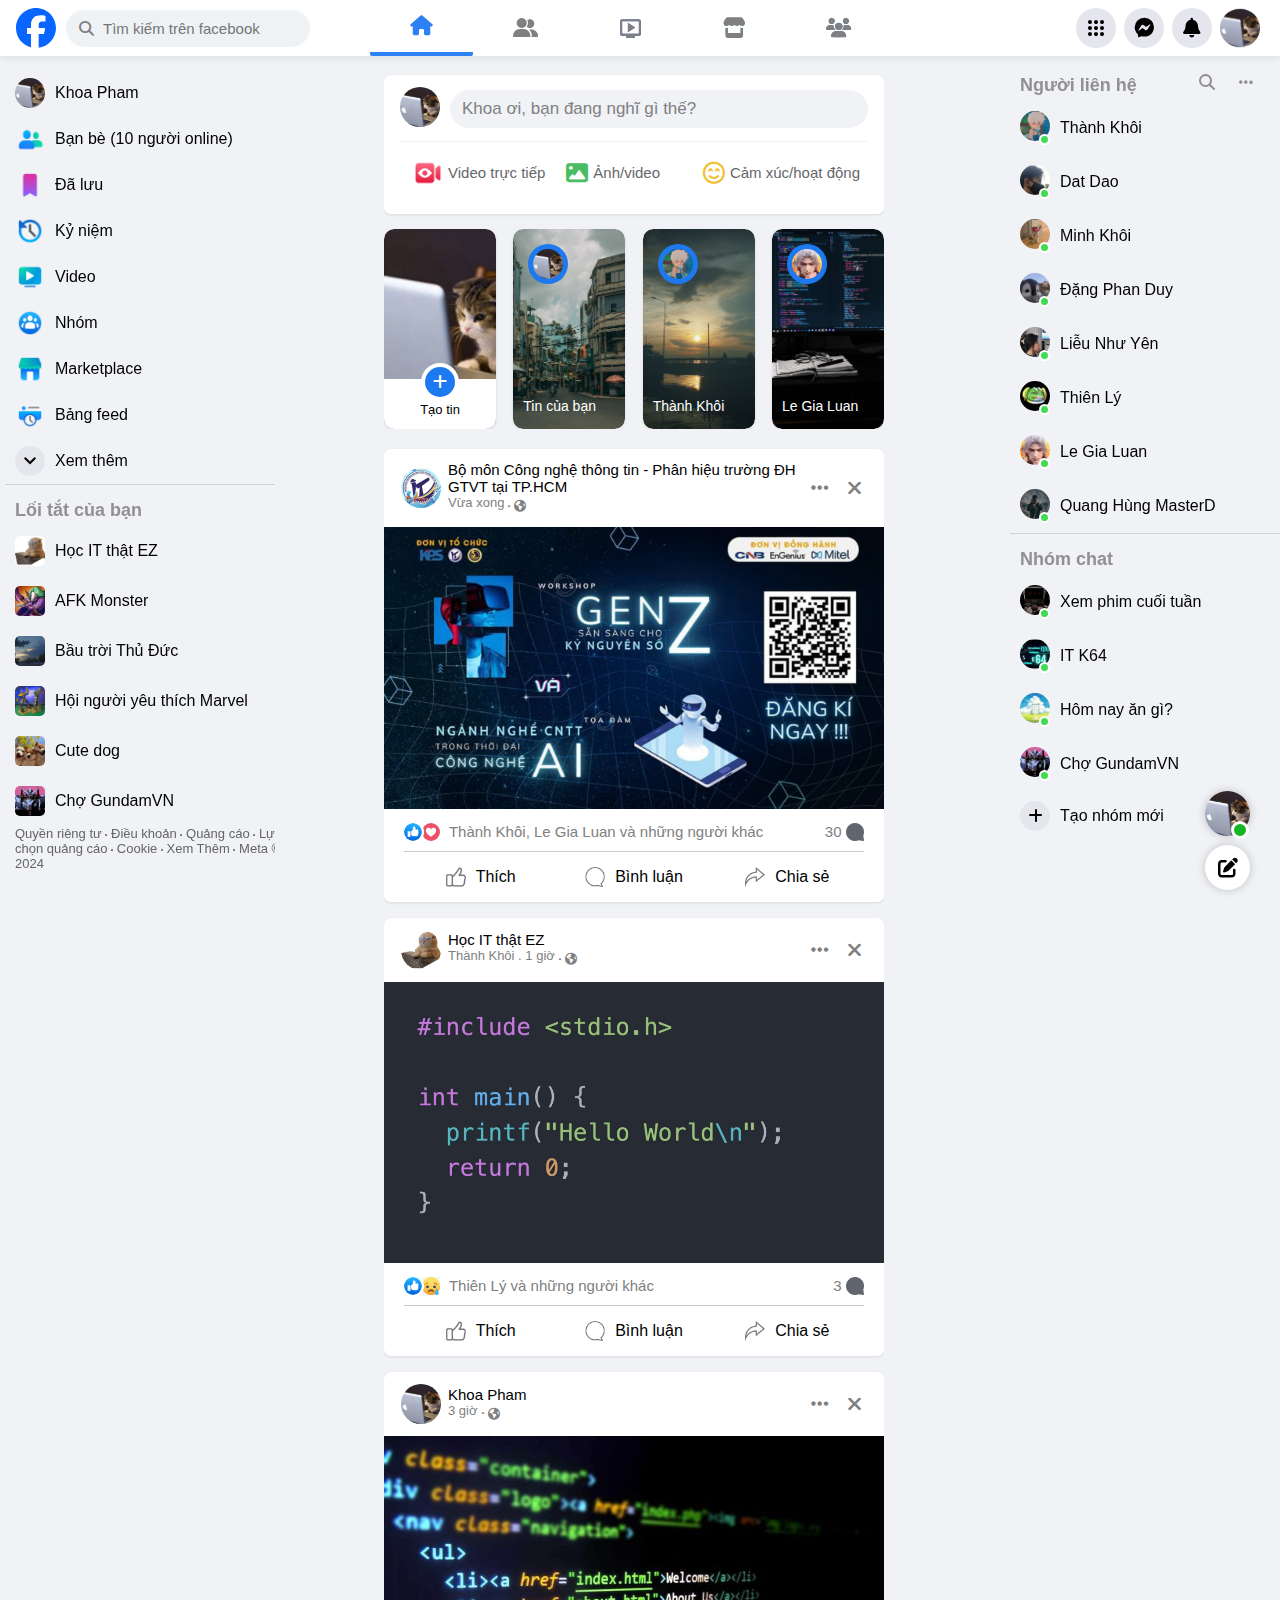
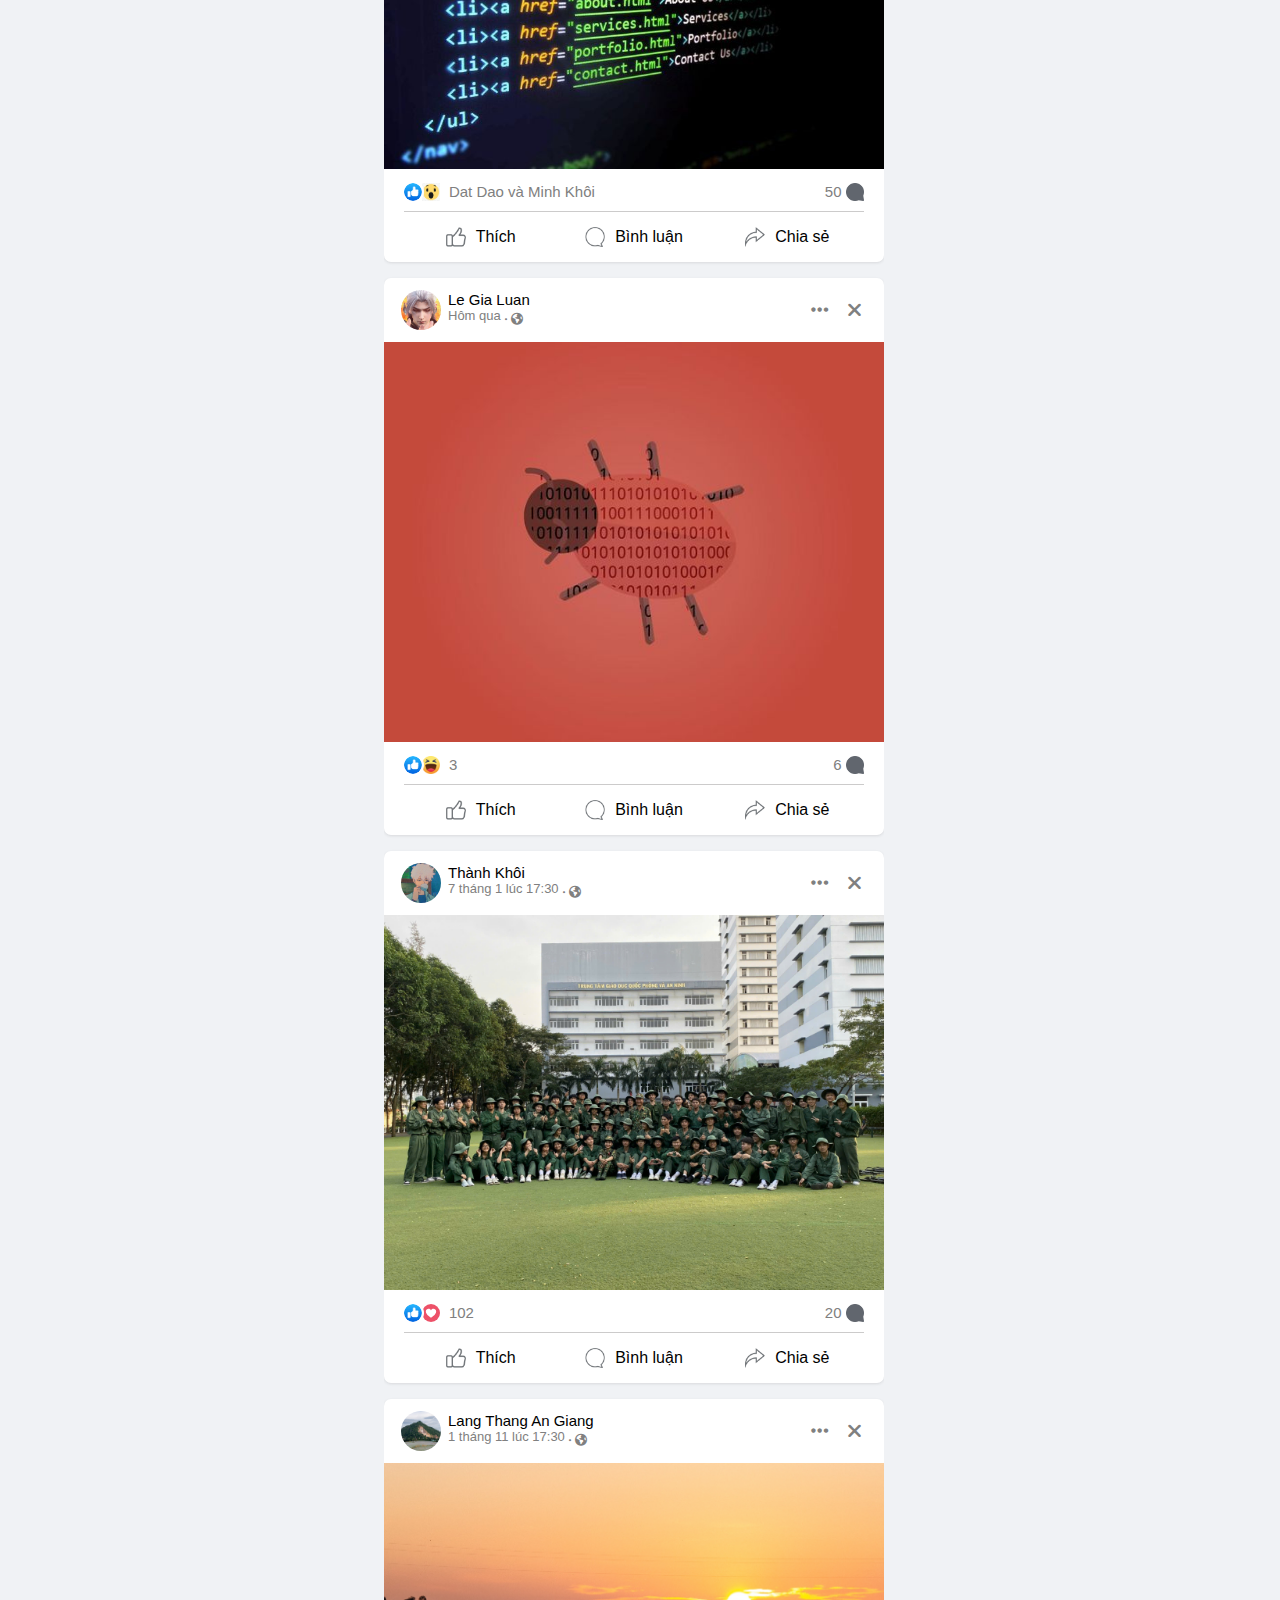
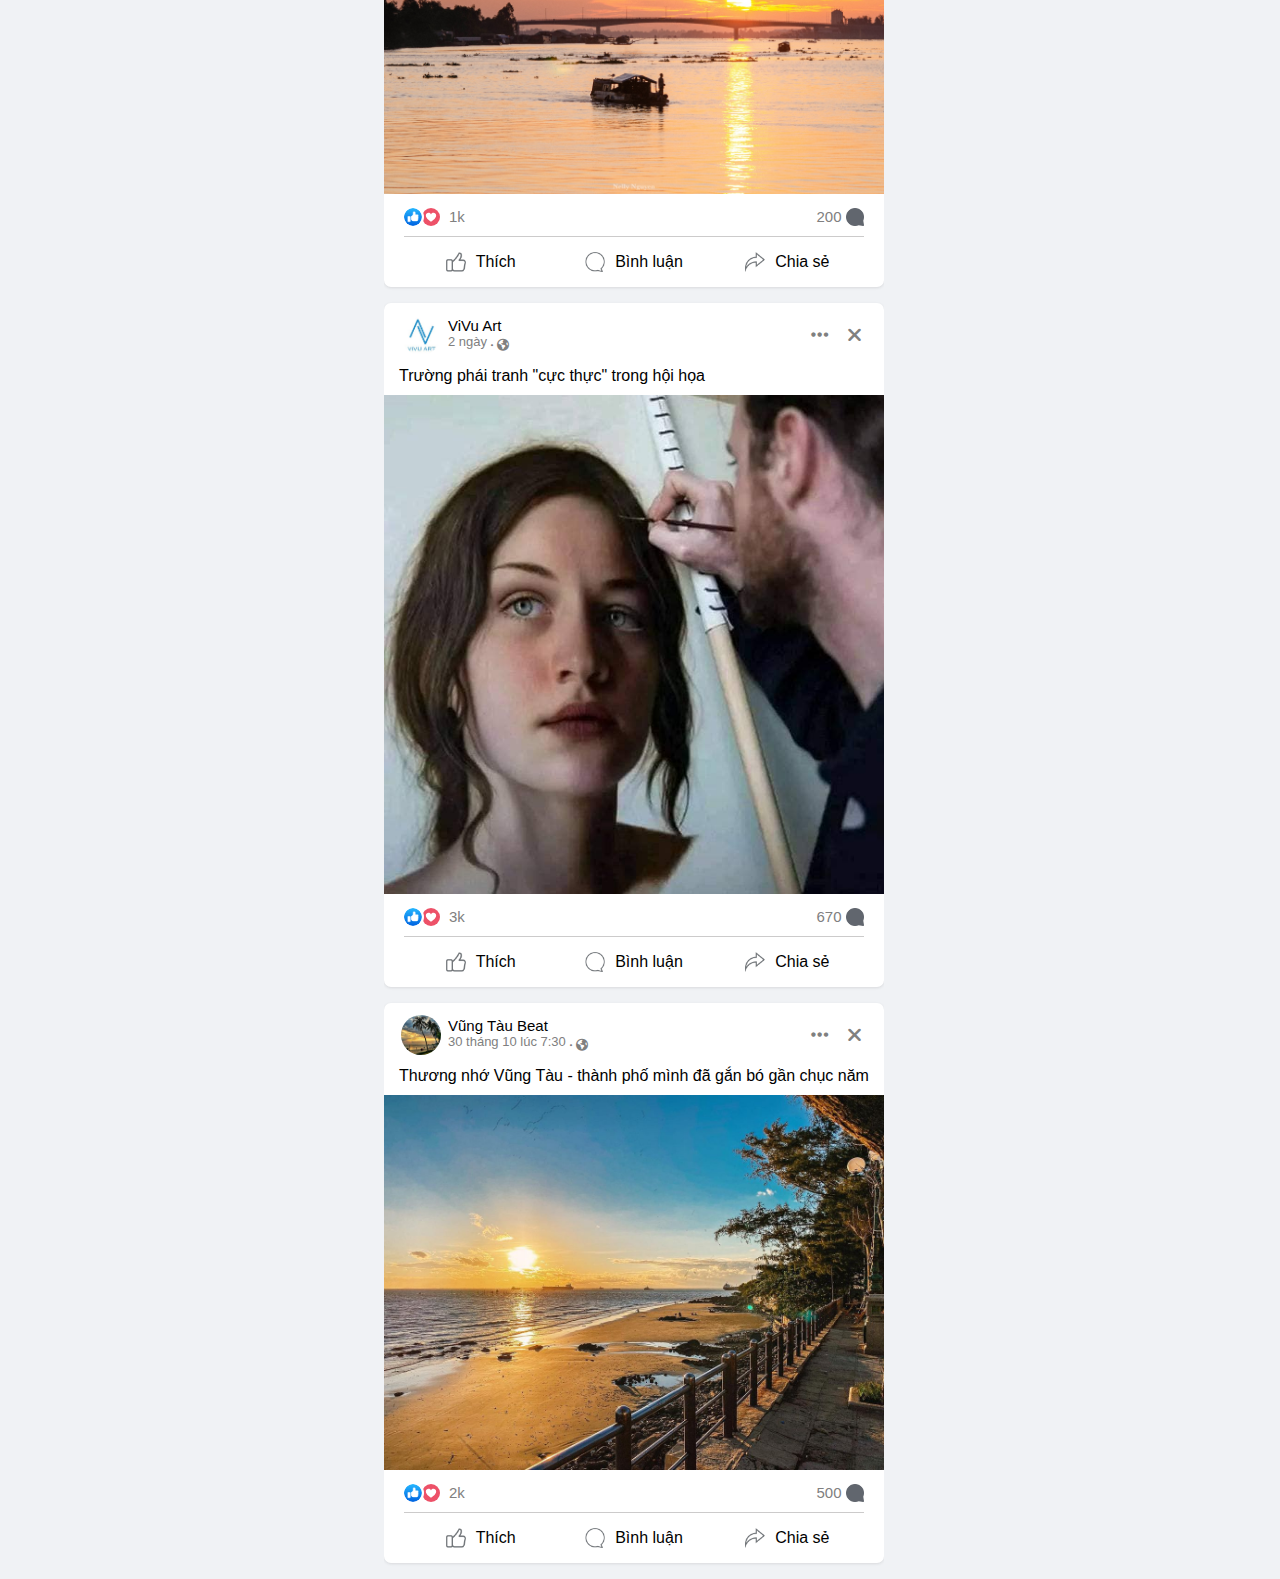
<file: index.html>
<!DOCTYPE html>
<html>
<head>
    <meta charset="UTF-8">
    <meta name="viewport" content="width=device-width, initial-scale=1.0">
    <title>Facebook</title>
    <link rel="shortcut icon" href="img/2023_Facebook_icon.svg" type="image/x-icon">
    <link rel="stylesheet" href="https://cdnjs.cloudflare.com/ajax/libs/font-awesome/5.14.0/css/all.css">
    <link rel="stylesheet" href="css/index.css">
    <link rel="stylesheet" href="https://cdnjs.cloudflare.com/ajax/libs/font-awesome/6.6.0/css/all.min.css">
    <link rel="stylesheet" href="https://fonts.googleapis.com/css2?family=Material+Symbols+Outlined:opsz,wght,FILL,GRAD@20..48,100..700,0..1,-50..200" />
    <link rel="stylesheet" href="css/responsive.css">
</head>
<body>

    <div class="header-wrap">
        <div class="header-left">
            <a href="index.html"><img src="img/2023_Facebook_icon.svg" alt=""></a>
            <div class="header-search">
                <i class="fa-solid fa-magnifying-glass"></i>
                <input type="text" placeholder="Tìm kiếm trên facebook">
            </div>
        </div>
        <div class="header-mid">
            <a id="active" class="header-mid-option" href="index.html"><i class="fas fa-home"></i><div class="sub-title s-home"><p>Trang chủ</p></div></a>
            <a class="header-mid-option" href="friend-page.html"><i class="fa-solid fa-user-group"></i><div class="sub-title s-friend"><p>Bạn bè</p></div></a>
            <a class="header-mid-option" href="#"><i id="size22" class="tv-icon material-symbols-outlined">live_tv</i><div class="sub-title s-video"><p>Video</p></div></a>
            <a class="header-mid-option" href="#"><i class="store-icon fa-solid fa-store"></i><div class="sub-title s-market"><p>Marketplace</p></div></a>
            <a class="header-mid-option" href="#"><i class="group-icon fas fa-users"></i><div class="sub-title s-group"><p>Nhóm</p></div></a>
        </div>
        <div class="header-right">
            <a class="icon-backround" href="#"><i class="material-symbols-outlined">apps</i><div class="sub-title"><p>Menu</p></div></a>
            <div  class="icon-backround" id="showMess"><i class="fab fa-facebook-messenger"></i><div class="sub-title"><p>Messenger</p></div></div>
            <!-- DROP MESS MENU -->
            <div class="card-mess-wrap" id="cardMess">
                <div class="card-mess">
                    <div class="mess-header">
                        <p>Đoạn chat</p>
                        <div class="icon-list">
                            <img src="img/more.png" alt="">
                            <img src="img/zoom.png" alt="">
                            <img src="img/edit.png" alt="">
                        </div>
                    </div>
                    <div class="messs-search">
                        <img src="img/loupe.png" alt="">
                        <input type="text" placeholder="Tìm kiếm trên Messenger">
                    </div>
                    <div class="mess-option">
                        <p class="checked">Hộp thư</p>
                        <p>Cộng đồng</p>
                    </div>
                    <div class="mess-content-list">

                        <div class="mess-content">
                            <div class="img-wrap">
                                <img src="img/avatarluan.jpg" alt="">
                            </div>
                            <div class="content-text-wrap">
                                <p>Le Gia Luan</p>
                                <div class="chat-text">
                                    <span>Luan: </span>
                                    <span>Đi cafe không bạn.</span>
                                    <span class="dot"><i class="fa-solid fa-circle"></i></span>
                                    <span>1 phút</span>
                                </div>
                            </div>
                        </div>

                        <div class="mess-content">
                            <div class="img-wrap">
                                <img src="img/lieunhuyen.jpg" alt="">
                            </div>
                            <div class="content-text-wrap">
                                <p>Liễu Như Yên</p>
                                <div class="chat-text">
                                    <span>Liễu: </span>
                                    <span>Em đậu casting rồi Khoa!</span>
                                    <span class="dot"><i class="fa-solid fa-circle"></i></span>
                                    <span>2 giờ</span>
                                </div>
                            </div>
                        </div>

                        <div class="mess-content">
                            <div class="img-wrap">
                                <img src="img/door.jpg" alt="">
                            </div>
                            <div class="content-text-wrap">
                                <p>Hôm nay ăn gì?</p>
                                <div class="chat-text">
                                    <span>Khôi: </span>
                                    <span>Đi ăn thôi, đói quáaa</span>
                                    <span class="dot"><i class="fa-solid fa-circle"></i></span>
                                    <span>5 giờ</span>
                                </div>
                            </div>
                        </div>

                        <div class="mess-content">
                            <div class="img-wrap">
                                <img src="img/tiendat.jpg" alt="">
                            </div>
                            <div class="content-text-wrap">
                                <p>Dat Dao</p>
                                <div class="chat-text">
                                    <span>Bạn: </span>
                                    <span>Lịch bơi ngày nào vậy Đạt</span>
                                    <span class="dot"><i class="fa-solid fa-circle"></i></span>
                                    <span>8 giờ</span>
                                </div>
                            </div>
                        </div>

                        <div class="mess-content">
                            <div class="img-wrap">
                                <img src="img/avatarkhoi.jpg" alt="">
                            </div>
                            <div class="content-text-wrap">
                                <p>Thành Khôi</p>
                                <div class="chat-text">
                                    <span>Khôi: </span>
                                    <span>Mai đi học sớm đi.</span>
                                    <span class="dot"><i class="fa-solid fa-circle"></i></span>
                                    <span>1 giờ</span>
                                </div>
                            </div>
                        </div>

                        <div class="mess-content">
                            <div class="img-wrap">
                                <img src="img/phim.jpg" alt="">
                            </div>
                            <div class="content-text-wrap">
                                <p>Xem phim cuối tuần</p>
                                <div class="chat-text">
                                    <span>Luan: </span>
                                    <span>Tớ thấy nên xem phim Cám</span>
                                    <span class="dot"><i class="fa-solid fa-circle"></i></span>
                                    <span>17 giờ</span>
                                </div>
                            </div>
                        </div>

                        <div class="mess-content">
                            <div class="img-wrap">
                                <img src="img/sister.jpg" alt="">
                            </div>
                            <div class="content-text-wrap">
                                <p>Em gái</p>
                                <div class="chat-text">
                                    <span>Vy: </span>
                                    <span>Khi nào anh mới về quê?</span>
                                    <span class="dot"><i class="fa-solid fa-circle"></i></span>
                                    <span>1 ngày</span>
                                </div>
                            </div>
                        </div>

                        <div class="mess-content">
                            <div class="img-wrap">
                                <img src="img/gundam.jpg" alt="">
                            </div>
                            <div class="content-text-wrap">
                                <p>Chợ GundamVN</p>
                                <div class="chat-text">
                                    <span>Bạn: </span>
                                    <span>Cho em đặt mẫu số 3.</span>
                                    <span class="dot"><i class="fa-solid fa-circle"></i></span>
                                    <span>3 ngày</span>
                                </div>
                            </div>
                        </div>
                    </div>
                    
                </div>
            </div>


            <div class="icon-backround" id="notice" onclick="showNotice()">
                <i class="fas fa-bell"></i>
                <div class="sub-title"><p>Thông báo</p></div>
            </div>
            <!-- DROP MENU NOTICE -->
            <div class="card-notice-wrap" id="cardNotice">
                <div class="card-notice">
                    <div class="card-notice-header">
                        <p>Thông báo</p>
                        <img src="img/more.png" alt="">
                    </div>
                    <div class="notice-option">
                        <span class="checked">Tất cả</span>
                        <span>Chưa đọc</span>
                    </div>
                    <div class="notice-title">
                        <p>Trước đó</p>
                        <span>Xem tất cả</span>
                    </div>
                    <div class="notice-list">
                        <div class="notice-content">
                            <div class="notice-img">
                                <img src="img/avatarkhoi.jpg" alt="">
                                <img src="img/tag-icon.png" alt="">
                            </div>
                            <div class="notice-text">
                                <p><span>Thành Khôi</span> đã gắn thẻ bạn trong 1 tin.</p>
                                <p>3 phút</p>
                            </div>
                            <img src="img/record-button.png" alt="">
                        </div>
                        <div class="notice-content">
                            <div class="notice-img">
                                <img src="img/tiendat.jpg" alt="">
                                <img src="img/comment.png" alt="">
                            </div>
                            <div class="notice-text">
                                <p><span>Dat Dao</span> đã phản hồi bình luận của bạn trong nhóm Bơi lội.</p>
                                <p>2 ngày</p>
                            </div>
                            <img src="img/record-button.png" alt="">
                        </div>
                        <div class="notice-content">
                            <div class="notice-img">
                                <img src="img/avata.jpg" alt="">
                                <img src="img/comment.png" alt="">
                            </div>
                            <div class="notice-text">
                                <p><span>Thành Khôi và Le Gia Luan</span> đã bày tỏ cảm xúc về 1 bình luận.</p>
                                <p>3 ngày</p>
                            </div>
                            <img src="img/record-button.png" alt="">
                        </div>
                        <div class="notice-content">
                            <div class="notice-img">
                                <img src="img/lieunhuyen.jpg" alt="">
                                <img src="img/comment.png" alt="">
                            </div>
                            <div class="notice-text">
                                <p><span>Liễu Như Yên</span> đã chia sẻ 1 video trong nhóm Bầu trời Thủ Đức.</p>
                                <p>1 tuần</p>
                            </div>
                            <img src="img/record-button.png" alt="">
                        </div>
                    </div>
                </div>
            </div>



            <div class="icon-backround" id="showProfile">
                <img class="user-avt" src="img/avata.jpg" alt="" >
                <div class="sub-title s-avata"><p>Tài khoản</p></div>
            </div>
            <!-- <img class="user-avt" src="img/avata.jpg" alt="" onclick="openCard()"> -->
            
            <!-- DROP MENU PROFILE -->
                <div class="card-menu-wrap" id="cardWrap">
                    <div class="card-menu">
                        <div class="profile-menu">
                            <div class="profile">
                                <img src="img/avata.jpg" alt="" class="user-avt">
                            <span>Pham Khoa</span>
                            </div>
                            <hr>
                            <p>Xem trang cá nhân</p>
                        </div>
                        <div class="menu-item">
                            <div class="backround-color"><img src="img/settings.png" alt=""></div>
                            <span>Cài đặt & quyền riêng tư</span>
                            <img src="img/next.png" alt="" class="right">
                        </div>
                        <div class="menu-item">
                            <div class="backround-color"><img src="img/question.png" alt=""></div>
                            <span>Trợ giúp & hỗ trợ</span>
                            <img src="img/next.png" alt="" class="right">
                        </div>
                        <div class="menu-item">
                            <div class="backround-color"><img src="img/night.png" alt=""></div>
                            <span>Màn hình & trợ năng</span>
                            <img src="img/next.png" alt="" class="right">
                        </div>
                        <div class="menu-item">
                            <div class="backround-color"><img src="img/bubble-chat.png" alt=""></div>
                            <span>Đóng góp ý kiến</span>
                        </div>
                        <a href="login.html" class="menu-item">
                            <div class="backround-color"><img src="img/log-out.png" alt=""></div>
                            <span>Đăng xuất</span>
                        </a>
                        <div class="footer-infor">
                            <span class="text">Quyền riêng tư</span>
                            <span class="dot"><i class="fa-solid fa-circle"></i></span>
                            <span class="text">Điều khoản</span>
                            <span class="dot"><i class="fa-solid fa-circle"></i></span>
                            <span class="text">Quảng cáo</span>
                            <span class="dot"><i class="fa-solid fa-circle"></i></span>
                            <span class="text">Lựa chọn quảng cáo</span>
                            <span class="dot"><i class="fa-solid fa-circle"></i></span>
                            <span class="text">Cookie</span>
                            <span class="dot"><i class="fa-solid fa-circle"></i></span>
                            <span class="seemore">Xem Thêm</span>
                            <span class="dot"><i class="fa-solid fa-circle"></i></span>
                            <span class="copyright">Meta &copy; 2024</span>
                        </div>
                    </div>
                </div>
        </div>
    </div>


    <div class="container">
        <div class="left-sidebar p-weight6"> 
            <div class="imp-links">
                <a href="#"><img src="img/avata.jpg" alt=""><p>Khoa Pham</p></a>
                <a href="#">
                    <!-- <i class=" friend-icon fa-solid fa-user-group"></i> -->
                     <img src="img/friend.png" alt="">
                    <p>Bạn bè (10 người online)</p>
                </a>
                <a href="#">
                    <!-- <i class="save-icon fa-solid fa-bookmark"></i> -->
                    <img src="img/saved.png" alt="">
                    <p>Đã lưu</p>
                </a>
                <a href="#">
                    <!-- <i class="history-icon material-symbols-outlined">history</i> -->
                    <img src="img/memories.png" alt="">
                    <p>Kỷ niệm</p>
                </a>
                <a href="#">
                    <!-- <i class="tv-icon material-symbols-outlined">live_tv</i> -->
                    <img src="img/video.png" alt="">
                    <p>Video</p>
                </a>
                <a href="#">
                    <!-- <div class="icon-box"><i class="group-icon fas fa-users"></i></div> -->
                    <img src="img/groups.png" alt="">
                    <p>Nhóm</p>
                </a>
                <a href="#">
                    <!-- <i class="store-icon fa-solid fa-store"></i> -->
                    <img src="img/market.png" alt="">
                    <p>Marketplace</p>
                </a>
                <a href="#">
                    <img src="img/feed.png" alt="">
                    <p>Bảng feed</p>
                </a>
                <div id="hidden-imp-links">
                    <a href="#">
                        <img src="img/gayquy.png" alt="">
                        <p>Chiến dịch gây quỹ</p>
                    </a>
                    <a href="#">
                        <img src="img/video-game.png" alt="">
                        <p>Chơi game</p>
                    </a>
                    <a href="#">
                        <img src="img/credit-card.png" alt="">
                        <p>Đơn đặt hàng và thanh toán</p>
                    </a>
                    <a href="#">
                        <img src="img/health-care.png" alt="">
                        <p>Hẹn hò</p>
                    </a>
                    <a href="#">
                        <img src="img/messenger.png" alt="">
                        <p>Messenger</p>
                    </a>
                    <a href="#">
                        <img src="img/reel.png" alt="">
                        <p>Reels</p>
                    </a>
                    <a href="#">
                        <img src="img/gift.png" alt="">
                        <p>Sinh nhật</p>
                    </a>
                    <a href="#">
                        <img src="img/page.png" alt="">
                        <p>Trang</p>
                    </a>
                    <div id="showLess-imp-links">
                        <div class="add-icon"><span class="material-symbols-outlined">keyboard_arrow_up</span></div>
                        <p>Ẩn bớt</p>
                    </div>
                </div>
                <div id="showMore-imp-links">
                    <div class="add-icon"><span class="material-symbols-outlined">keyboard_arrow_down</span></div>
                    <p>Xem thêm</p>
                </div>
            </div>
            <div class="shortcut">
                <div class="sidebar-title">
                    <h4>Lối tắt của bạn</h4>
                    <a href="#">Chỉnh sửa</a>
                    
                </div>
                <div class="shortcut-links">
                    <a href="#"><img src="img/it.jpg" alt=""><p>Học IT thật EZ</p></a>
                    <a href="#"><img src="img/afkmonster.jpg" alt=""><p>AFK Monster</p></a>
                    <a href="#"><img src="img/lovesky.jpg" alt=""><p>Bầu trời Thủ Đức</p></a>
                    <a href="#"><img src="img/marvel.jpg" alt=""><p>Hội người yêu thích Marvel</p></a>
                    <a href="#"><img src="img/dogcute.jpg" alt=""><p>Cute dog</p></a>
                    <a href="#"><img src="img/gundam.jpg" alt=""><p>Chợ GundamVN</p></a>
                </div>
            </div>
            <div class="footer-infor">
                <span class="text">Quyền riêng tư</span>
                            <span class="dot"><i class="fa-solid fa-circle"></i></span>
                            <span class="text">Điều khoản</span>
                            <span class="dot"><i class="fa-solid fa-circle"></i></span>
                            <span class="text">Quảng cáo</span>
                            <span class="dot"><i class="fa-solid fa-circle"></i></span>
                            <span class="text">Lựa chọn quảng cáo</span>
                            <span class="dot"><i class="fa-solid fa-circle"></i></span>
                            <span class="text">Cookie</span>
                            <span class="dot"><i class="fa-solid fa-circle"></i></span>
                            <span class="seemore">Xem Thêm</span>
                            <span class="dot"><i class="fa-solid fa-circle"></i></span>
                            <span class="copyright">Meta &copy; 2024</span>
            </div>
        </div>

        <div class="center-sidebar">
            <!-- 1******************************************** -->
            <div class="personal-status-wrap">
                <div class="personal-status">
                    <a href="#" class="avata"><img src="img/avata.jpg" alt=""></a>
                <div class="status-input">
                    <p>Khoa ơi, bạn đang nghĩ gì thế?</p>
                </div>
               


                </div>
                
                <div class="status-activities">
                    <div class="activity live">
                        <!-- <i class="fas fa-video"></i> -->
                         <img src="img/video-stream.png" alt="">
                        <span>Video trực tiếp</span>
                    </div>
                    <div class="activity image">
                        <i class="fas fa-image"></i>
                        <span>Ảnh/video</span>
                    </div>
                    <div class="activity icon">
                        <i class="far fa-smile-beam"></i>
                        <span>Cảm xúc/hoạt động</span>
                    </div>
                </div>
            </div> 
             <!-- create status -->
             <!-- <div class="create-status-wrap">
                <div class="screen-outlay"></div>
            </div>   -->
            <!-- 2******************** -->
            <div class="story">
                <div class="my-story">
                    <img src="img/avata.jpg" alt="">
                    <div class="upload">
                        <div class="backround-icon"><i class="fa-solid fa-plus"></i></div>
                        <p>Tạo tin</p>
                    </div>        
                </div>
                <div class="friend-story">
                    <img class="friend-story-img" src="img/str-khoa.jpg" alt="">
                    <div class="friend-avata"><img src="img/avata.jpg" alt=""></div>
                    <p>Tin của bạn</p>
                </div>
                <div class="friend-story">
                    <img class="friend-story-img" src="img/str-khoi.jpg" alt="">
                    <div class="friend-avata"><img src="img/avatarkhoi.jpg" alt=""></div>
                    <p>Thành Khôi</p>
                </div>
                <div class="friend-story">
                    <img class="friend-story-img" src="img/str-luan.jpg" alt="">
                    <div class="friend-avata"><img src="img/avatarluan.jpg" alt=""></div>
                    <p>Le Gia Luan</p>
                </div>
            </div>

            <!-- 3********************************* -->
            <div class="posts-wrap">
                <div class="post">
                    <div class="post-top">
                        <div class="post-top-left">
                            <img src="img/avtbomon.jpg" alt="">
                            <div class="name-time">
                                <p class="name">Bộ môn Công nghệ thông tin - Phân hiệu trường ĐH GTVT tại TP.HCM</p>
                                <div class="time">
                                <p>Vừa xong</p> <span><i id="size2px" class="fa-solid fa-circle fa-2xs"></i><i class="fa-solid fa-earth-americas"></i></span>
                                </div>
                            </div>
                        </div>
                        <div class="post-top-right">
                            <div class="background-icon"><i class="fa-solid fa-ellipsis"></i></div>
                            <div class="background-icon close-post"><i class="fa-solid fa-xmark"></i></div>
                        </div>
                    </div>
                    <div class="post-mid">
                        <!-- <p></p> -->
                        <img src="img/post4.jpg" alt="">
                    </div>
                    <div class="post-bottom">
                        <div class="number-like">
                            <div class="number-left">
                                <img id="icon1" src="img/like-icon.png" alt="">
                                <img id="icon2" src="img/love-icon.svg" alt="">
                                <span class="hide-text">Bạn, </span>
                                <span>Thành Khôi, Le Gia Luan và những người khác</span>
                            </div>
                            <div class="number-right">
                                <span>30</span>
                                <img src="img/chat-fill.png" alt="">
                            </div>
                        </div>
 
                        <div class="post-icon">
                            <div class="icon-wrap icon-like-wrap">
                                <div class="like-wrap" >
                                    <img class="like1" src="img/like.png" alt="">
                                    <img class="like2" src="img/like2.png" alt="">
                                </div>
                                <span class="like-text">Thích</span>
                                <div class="hidden-icon">
                                    <img src="img/icon-like.png" alt="">
                                    <img src="img/icon-love.png" alt="">
                                    <img src="img/icon-care.png" alt="">
                                    <img src="img/icon-haha.png" alt="">
                                    <img src="img/icon-sad.png" alt="">
                                    <img src="img/icon-wow.png" alt="">
                                    <img src="img/icon-angry.png" alt="">
                                </div>
                            </div>
                            <div class="icon-wrap"><img src="img/chat.png" alt=""><span>Bình luận</span></div>
                            <div class="icon-wrap"><img src="img/share.png" alt=""><span>Chia sẻ</span></div>
                            
                        </div>
                        <div class="comment"></div>
                    </div>
                </div>


                <div class="post">
                    <div class="post-top">
                        <div class="post-top-left">
                            <img src="img/it.jpg" alt="">
                            <div class="name-time">
                                <p class="name">Học IT thật EZ</p>
                                <div class="time">
                                <p>Thành Khôi . 1 giờ</p> <span><i id="size2px" class="fa-solid fa-circle fa-2xs"></i><i class="fa-solid fa-earth-americas"></i></span>
                                </div>
                            </div>
                        </div>
                        <div class="post-top-right">
                            <div class="background-icon"><i class="fa-solid fa-ellipsis"></i></div>
                            <div class="background-icon close-post"><i class="fa-solid fa-xmark"></i></div>
                        </div>
                    </div>
                    <div class="post-mid">
                        <img src="img/post5.jpg" alt="">
                    </div>
                    <div class="post-bottom">
                        <div class="number-like">
                            <div class="number-left">
                                <img id="icon1" src="img/like-icon.png" alt="">
                                <img id="icon2" src="img/newsad.png" alt="">
                                <span class="hide-text">Bạn, </span>
                                <span>Thiên Lý và những người khác</span>
                            </div>
                            <div class="number-right">
                                <span>3</span>
                                <img src="img/chat-fill.png" alt="">
                            </div>
                        </div>
 
                        <div class="post-icon">
                            <div class="icon-wrap icon-like-wrap">
                                <div class="like-wrap" >
                                    <img class="like1" src="img/like.png" alt="">
                                    <img class="like2" src="img/like2.png" alt="">
                                </div>
                                <span class="like-text">Thích</span>
                                <div class="hidden-icon">
                                    <img src="img/icon-like.png" alt="">
                                    <img src="img/icon-love.png" alt="">
                                    <img src="img/icon-care.png" alt="">
                                    <img src="img/icon-haha.png" alt="">
                                    <img src="img/icon-sad.png" alt="">
                                    <img src="img/icon-wow.png" alt="">
                                    <img src="img/icon-angry.png" alt="">
                                </div>
                            </div>
                            <div class="icon-wrap"><img src="img/chat.png" alt=""><span>Bình luận</span></div>
                            <div class="icon-wrap"><img src="img/share.png" alt=""><span>Chia sẻ</span></div>
                            
                        </div>
                        <div class="comment"></div>
                    </div>
                </div>


                <div class="post">
                    <div class="post-top">
                        <div class="post-top-left">
                            <img src="img/avata.jpg" alt="">
                            <div class="name-time">
                                <p class="name">Khoa Pham</p>
                                <div class="time">
                                <p>3 giờ</p> <span><i id="size2px" class="fa-solid fa-circle fa-2xs"></i><i class="fa-solid fa-earth-americas"></i></span>
                                </div>
                            </div>
                        </div>
                        <div class="post-top-right">
                            <div class="background-icon"><i class="fa-solid fa-ellipsis"></i></div>
                            <div class="background-icon close-post"><i class="fa-solid fa-xmark"></i></div>
                        </div>
                    </div>
                    <div class="post-mid">
                        <img src="img/post-khoa.jpg" alt="">
                    </div>
                    <div class="post-bottom">
                        <div class="number-like">
                            <div class="number-left">
                                <img id="icon1" src="img/like-icon.png" alt="">
                                <img id="icon2" src="img/wow-icon.png" alt="">
                                <span class="hide-text">Bạn, </span>
                                <span>Dat Dao và Minh Khôi</span>
                            </div>
                            <div class="number-right">
                                <span>50</span>
                                <img src="img/chat-fill.png" alt="">
                            </div>
                        </div>
 
                        <div class="post-icon">
                            <div class="icon-wrap icon-like-wrap">
                                <div class="like-wrap" >
                                    <img class="like1" src="img/like.png" alt="">
                                    <img class="like2" src="img/like2.png" alt="">
                                </div>
                                <span class="like-text">Thích</span>
                                <div class="hidden-icon">
                                    <img src="img/icon-like.png" alt="">
                                    <img src="img/icon-love.png" alt="">
                                    <img src="img/icon-care.png" alt="">
                                    <img src="img/icon-haha.png" alt="">
                                    <img src="img/icon-sad.png" alt="">
                                    <img src="img/icon-wow.png" alt="">
                                    <img src="img/icon-angry.png" alt="">
                                </div>
                            </div>
                            <div class="icon-wrap"><img src="img/chat.png" alt=""><span>Bình luận</span></div>
                            <div class="icon-wrap"><img src="img/share.png" alt=""><span>Chia sẻ</span></div>
                            
                        </div>
                        <div class="comment"></div>
                    </div>
                </div>

                <div class="post">
                    <div class="post-top">
                        <div class="post-top-left">
                            <img src="img/avatarluan.jpg" alt="">
                            <div class="name-time">
                                <p class="name">Le Gia Luan</p>
                                <div class="time">
                                <p>Hôm qua</p> <span><i id="size2px" class="fa-solid fa-circle fa-2xs"></i><i class="fa-solid fa-earth-americas"></i></span>
                                </div>
                            </div>
                        </div>
                        <div class="post-top-right">
                            <div class="background-icon"><i class="fa-solid fa-ellipsis"></i></div>
                            <div class="background-icon close-post"><i class="fa-solid fa-xmark"></i></div>
                        </div>
                    </div>
                    <div class="post-mid">
                        <img src="img/bug.jpg" alt="">
                    </div>
                    <div class="post-bottom">
                        <div class="number-like">
                            <div class="number-left">
                                <img id="icon1" src="img/like-icon.png" alt="">
                                <img id="icon2" src="img/haha-icon.png" alt="">
                                <span class="hide-text">Bạn và </span>
                                <span>3</span>
                            </div>
                            <div class="number-right">
                                <span>6</span>
                                <img src="img/chat-fill.png" alt="">
                            </div>
                        </div>
                        <div class="post-icon">
                            <div class="icon-wrap icon-like-wrap">
                                <div class="like-wrap" >
                                    <img class="like1" src="img/like.png" alt="">
                                    <img class="like2" src="img/like2.png" alt="">
                                </div>
                                <span class="like-text">Thích</span>
                                <div class="hidden-icon">
                                    <img src="img/icon-like.png" alt="">
                                    <img src="img/icon-love.png" alt="">
                                    <img src="img/icon-care.png" alt="">
                                    <img src="img/icon-haha.png" alt="">
                                    <img src="img/icon-sad.png" alt="">
                                    <img src="img/icon-wow.png" alt="">
                                    <img src="img/icon-angry.png" alt="">
                                </div>
                            </div>
                            <div class="icon-wrap"><img src="img/chat.png" alt=""><span>Bình luận</span></div>
                            <div class="icon-wrap"><img src="img/share.png" alt=""><span>Chia sẻ</span></div>
                            
                        </div>
                        <div class="comment"></div>
                    </div>
                </div>

                <div class="post">
                    <div class="post-top">
                        <div class="post-top-left">
                            <img src="img/avatarkhoi.jpg" alt="">
                            <div class="name-time">
                                <p class="name">Thành Khôi</p>
                                <div class="time">
                                <p>7 tháng 1 lúc 17:30</p> <span><i id="size2px" class="fa-solid fa-circle fa-2xs"></i><i class="fa-solid fa-earth-americas"></i></span>
                                </div>
                            </div>
                        </div>
                        <div class="post-top-right">
                            <div class="background-icon"><i class="fa-solid fa-ellipsis"></i></div>
                            <div class="background-icon close-post"><i class="fa-solid fa-xmark"></i></div>
                        </div>
                    </div>
                    <div class="post-mid">
                        <img src="img/post-khoi.jpg" alt="">
                    </div>
                    <div class="post-bottom">
                        <div class="number-like">
                            <div class="number-left">
                                <img id="icon1" src="img/like-icon.png" alt="">
                                <img id="icon2" src="img/love-icon.svg" alt="">
                                <span class="hide-text">Bạn và </span>
                                <span>102</span>
                            </div>
                            <div class="number-right">
                                <span>20</span>
                                <img src="img/chat-fill.png" alt="">
                            </div>
                        </div>
                        <div class="post-icon">
                            <div class="icon-wrap icon-like-wrap">
                                <div class="like-wrap" >
                                    <img class="like1" src="img/like.png" alt="">
                                    <img class="like2" src="img/like2.png" alt="">
                                </div>
                                <span class="like-text">Thích</span>
                                <div class="hidden-icon">
                                    <img src="img/icon-like.png" alt="">
                                    <img src="img/icon-love.png" alt="">
                                    <img src="img/icon-care.png" alt="">
                                    <img src="img/icon-haha.png" alt="">
                                    <img src="img/icon-sad.png" alt="">
                                    <img src="img/icon-wow.png" alt="">
                                    <img src="img/icon-angry.png" alt="">
                                </div>
                            </div>
                            <div class="icon-wrap"><img src="img/chat.png" alt=""><span>Bình luận</span></div>
                            <div class="icon-wrap"><img src="img/share.png" alt=""><span>Chia sẻ</span></div>
                            
                        </div>
                        <div class="comment"></div>
                    </div>
                </div>

                <div class="post">
                    <div class="post-top">
                        <div class="post-top-left">
                            <img src="img/avt-angiang.jpg" alt="">
                            <div class="name-time">
                                <p class="name">Lang Thang An Giang</p>
                                <div class="time">
                                <p>1 tháng 11 lúc 17:30</p> <span><i id="size2px" class="fa-solid fa-circle fa-2xs"></i><i class="fa-solid fa-earth-americas"></i></span>
                                </div>
                            </div>
                        </div>
                        <div class="post-top-right">
                            <div class="background-icon"><i class="fa-solid fa-ellipsis"></i></div>
                            <div class="background-icon close-post"><i class="fa-solid fa-xmark"></i></div>
                        </div>
                    </div>
                    <div class="post-mid">
                        <img src="img/angiang.jpg" alt="">
                    </div>
                    <div class="post-bottom">
                        <div class="number-like">
                            <div class="number-left">
                                <img id="icon1" src="img/like-icon.png" alt="">
                                <img id="icon2" src="img/love-icon.svg" alt="">
                                <span class="hide-text">Bạn và </span>
                                <span>1k</span>
                            </div>
                            <div class="number-right">
                                <span>200</span>
                                <img src="img/chat-fill.png" alt="">
                            </div>
                        </div>
                        <div class="post-icon">
                            <div class="icon-wrap icon-like-wrap">
                                <div class="like-wrap" >
                                    <img class="like1" src="img/like.png" alt="">
                                    <img class="like2" src="img/like2.png" alt="">
                                </div>
                                <span class="like-text">Thích</span>
                                <div class="hidden-icon">
                                    <img src="img/icon-like.png" alt="">
                                    <img src="img/icon-love.png" alt="">
                                    <img src="img/icon-care.png" alt="">
                                    <img src="img/icon-haha.png" alt="">
                                    <img src="img/icon-sad.png" alt="">
                                    <img src="img/icon-wow.png" alt="">
                                    <img src="img/icon-angry.png" alt="">
                                </div>
                            </div>
                            <div class="icon-wrap"><img src="img/chat.png" alt=""><span>Bình luận</span></div>
                            <div class="icon-wrap"><img src="img/share.png" alt=""><span>Chia sẻ</span></div>
                            
                        </div>
                        <div class="comment"></div>
                    </div>
                </div>

                <div class="post">
                    <div class="post-top">
                        <div class="post-top-left">
                            <img src="img/avt-art.jpg" alt="">
                            <div class="name-time">
                                <p class="name">ViVu Art</p>
                                <div class="time">
                                <p>2 ngày </p> <span><i id="size2px" class="fa-solid fa-circle fa-2xs"></i><i class="fa-solid fa-earth-americas"></i></span>
                                </div>
                            </div>
                        </div>
                        <div class="post-top-right">
                            <div class="background-icon"><i class="fa-solid fa-ellipsis"></i></div>
                            <div class="background-icon close-post"><i class="fa-solid fa-xmark"></i></div>
                        </div>
                    </div>
                    <div class="post-mid">
                        <p>Trường phái tranh "cực thực" trong hội họa</p>
                        <img src="img/art.jpg" alt="">
                    </div>
                    <div class="post-bottom">
                        <div class="number-like">
                            <div class="number-left">
                                <img id="icon1" src="img/like-icon.png" alt="">
                                <img id="icon2" src="img/love-icon.svg" alt="">
                                <span class="hide-text">Bạn và </span>
                                <span>3k</span>
                            </div>
                            <div class="number-right">
                                <span>670</span>
                                <img src="img/chat-fill.png" alt="">
                            </div>
                        </div>
                        <div class="post-icon">
                            <div class="icon-wrap icon-like-wrap">
                                <div class="like-wrap" >
                                    <img class="like1" src="img/like.png" alt="">
                                    <img class="like2" src="img/like2.png" alt="">
                                </div>
                                <span class="like-text">Thích</span>
                                <div class="hidden-icon">
                                    <img src="img/icon-like.png" alt="">
                                    <img src="img/icon-love.png" alt="">
                                    <img src="img/icon-care.png" alt="">
                                    <img src="img/icon-haha.png" alt="">
                                    <img src="img/icon-sad.png" alt="">
                                    <img src="img/icon-wow.png" alt="">
                                    <img src="img/icon-angry.png" alt="">
                                </div>
                            </div>
                            <div class="icon-wrap"><img src="img/chat.png" alt=""><span>Bình luận</span></div>
                            <div class="icon-wrap"><img src="img/share.png" alt=""><span>Chia sẻ</span></div>
                            
                        </div>
                        <div class="comment"></div>
                    </div>
                </div>

                <div class="post">
                    <div class="post-top">
                        <div class="post-top-left">
                            <img src="img/avt-vungtau.jpg" alt="">
                            <div class="name-time">
                                <p class="name">Vũng Tàu Beat</p>
                                <div class="time">
                                <p>30 tháng 10 lúc 7:30</p> <span><i id="size2px" class="fa-solid fa-circle fa-2xs"></i><i class="fa-solid fa-earth-americas"></i></span>
                                </div>
                            </div>
                        </div>
                        <div class="post-top-right">
                            <div class="background-icon"><i class="fa-solid fa-ellipsis"></i></div>
                            <div class="background-icon close-post"><i class="fa-solid fa-xmark"></i></div>
                        </div>
                    </div>
                    <div class="post-mid">
                        <p>Thương nhớ Vũng Tàu - thành phố mình đã gắn bó gần chục năm</p>
                        <img src="img/vungtau.jpg" alt="">
                    </div>
                    <div class="post-bottom">
                        <div class="number-like">
                            <div class="number-left">
                                <img id="icon1" src="img/like-icon.png" alt="">
                                <img id="icon2" src="img/love-icon.svg" alt="">
                                <span class="hide-text">Bạn và </span>
                                <span>2k</span>
                            </div>
                            <div class="number-right">
                                <span>500</span>
                                <img src="img/chat-fill.png" alt="">
                            </div>
                        </div>
                        <div class="post-icon">
                            <div class="icon-wrap icon-like-wrap">
                                <div class="like-wrap" >
                                    <img class="like1" src="img/like.png" alt="">
                                    <img class="like2" src="img/like2.png" alt="">
                                </div>
                                <span class="like-text">Thích</span>
                                <div class="hidden-icon">
                                    <img src="img/icon-like.png" alt="">
                                    <img src="img/icon-love.png" alt="">
                                    <img src="img/icon-care.png" alt="">
                                    <img src="img/icon-haha.png" alt="">
                                    <img src="img/icon-sad.png" alt="">
                                    <img src="img/icon-wow.png" alt="">
                                    <img src="img/icon-angry.png" alt="">
                                </div>
                            </div>
                            <div class="icon-wrap"><img src="img/chat.png" alt=""><span>Bình luận</span></div>
                            <div class="icon-wrap"><img src="img/share.png" alt=""><span>Chia sẻ</span></div>
                            
                        </div>
                        <div class="comment"></div>
                    </div>
                </div>

            </div>
        </div>

        <div class="right-sidebar p-weight6"> 
            <div class="friend boder-bottom">
                <div class="sidebar-title">
                    <h4>Người liên hệ</h4>
                    <div class="search-icon-box">
                        <div class="add-icon">
                            <i class="fa-solid fa-magnifying-glass"></i>
                        </div>
                        <div class="add-icon">
                            <i class="fa-solid fa-ellipsis"></i>
                        </div>
                    </div>
                </div>
                
                <div class="online-list">
                    <div class="online">
                        <img  src="img/avatarkhoi.jpg" alt="">
                    </div>
                    <p>Thành Khôi</p>
                </div>
                <div class="online-list">
                    <div class="online">
                        <img  src="img/tiendat.jpg" alt="">
                    </div>
                    <p>Dat Dao</p>
                </div>
                <div class="online-list">
                    <div class="online">
                        <img  src="img/khoidai.jpg" alt="">
                    </div>
                    <p>Minh Khôi</p>
                </div>
                <div class="online-list">
                    <div class="online">
                        <img  src="img/duy.jpg" alt="">
                    </div>
                    <p>Đặng Phan Duy</p>
                </div>
                <div class="online-list">
                    <div class="online">
                        <img  src="img/lieunhuyen.jpg" alt="">
                    </div>
                    <p>Liễu Như Yên</p>
                </div>
                <div class="online-list">
                    <div class="online">
                        <img  src="img/ez.jpg" alt="">
                    </div>
                    <p>Thiên Lý</p>
                </div>
                <div class="online-list">
                    <div class="online">
                        <img  src="img/avatarluan.jpg" alt="">
                    </div>
                    <p>Le Gia Luan</p>
                </div>
                <div class="online-list">
                    <div class="online">
                        <img  src="img/quanghung.jpeg" alt="">
                    </div>
                    <p>Quang Hùng MasterD</p>
                </div>
            </div>

            <div class="groups">
                <div class="sidebar-title">
                    <h4>Nhóm chat</h4>
                </div>
                <div class="online-list">
                    <div class="online">
                        <img  src="img/phim.jpg" alt="">
                    </div>
                    <p>Xem phim cuối tuần</p>
                </div>
                <div class="online-list">
                    <div class="online">
                        <img  src="img/classs.jpg" alt="">
                    </div>
                    <p>IT K64</p>
                </div>
                <div class="online-list">
                    <div class="online">
                        <img  src="img/door.jpg" alt="">
                    </div>
                    <p>Hôm nay ăn gì?</p>
                </div>
                <div class="online-list">
                    <div class="online">
                        <img  src="img/gundam.jpg" alt="">
                    </div>
                    <p>Chợ GundamVN</p>
                </div>
                <div class="online-list">
                    <div class="add-icon">
                        <i class="fa-solid fa-plus"></i>
                    </div>
                    <p>Tạo nhóm mới</p>
                </div>
        </div>

        <div class="chat-bubble-wrap">
            <div class="chat-bubble">
                <a href="#">
                    <div class="write-box">
                        <i class="fa-solid fa-pen-to-square"></i>
                    </div>
                </a>
            </div>
            <div class="chat-bubble" id="chatBubble">
                <div class="online">
                    <img src="img/avata.jpg" alt="">
                    <img class="close-btn" src="img/close.png" id="close-chat">
                    <div class="title">
                        <p>Khoa Pham</p>
                        <p></p>
                    </div>
                </div>
            </div>
        </div>
    </div>

     <!-- create status -->
     <div class="create-status-wrap">
        <div class="create-status">
            <div class="header">
                <p>Tạo bài viết</p>
                <img class="hide-status" src="img/close.png" alt="">
            </div>
            <div class="detail">
                <img  class="user-avt" src="img/avata.jpg" alt="">
                <div class="name-option">
                    <p>Pham Khoa</p>
                    <div class="option">
                        <img src="img/friends.png" alt="">
                        <span>Bạn bè</span>
                        <img class="down" src="img/down.png" alt="">
                    </div>
                </div>
            </div>
            <form action="#">
                <input type="text" name="" id="status-input" placeholder="Khoa ơi, bạn đang nghĩ gì thế?" required>
            
            <div class="theme-icon">
                <div class="theme">
                    <img src="img/theme.png" alt="">
                   
                </div>
                <img src="img/happiness.png" alt="">
                
            </div>
            <div class="add-status">
                <span>Thêm vào bài viết của bạn</span>
                <div class="icon-list">
                    <img  src="img/picture-icon.png" alt="">
                    <img src="img/tag-icon.png" alt="">
                    <img src="img/emojy.png" alt="">
                    <img src="img/vitri.png" alt="">
                    <img src="img/gif.png" alt="">
                    <img src="img/more.png" alt="">
                </div>
                
            </div>
            <div class="post-btn">
                <p>Đăng</p>
            </div>
        </form>
        </div>
    </div>  
    <script src="js/index.js"></script>
</body>
</html>
</file>
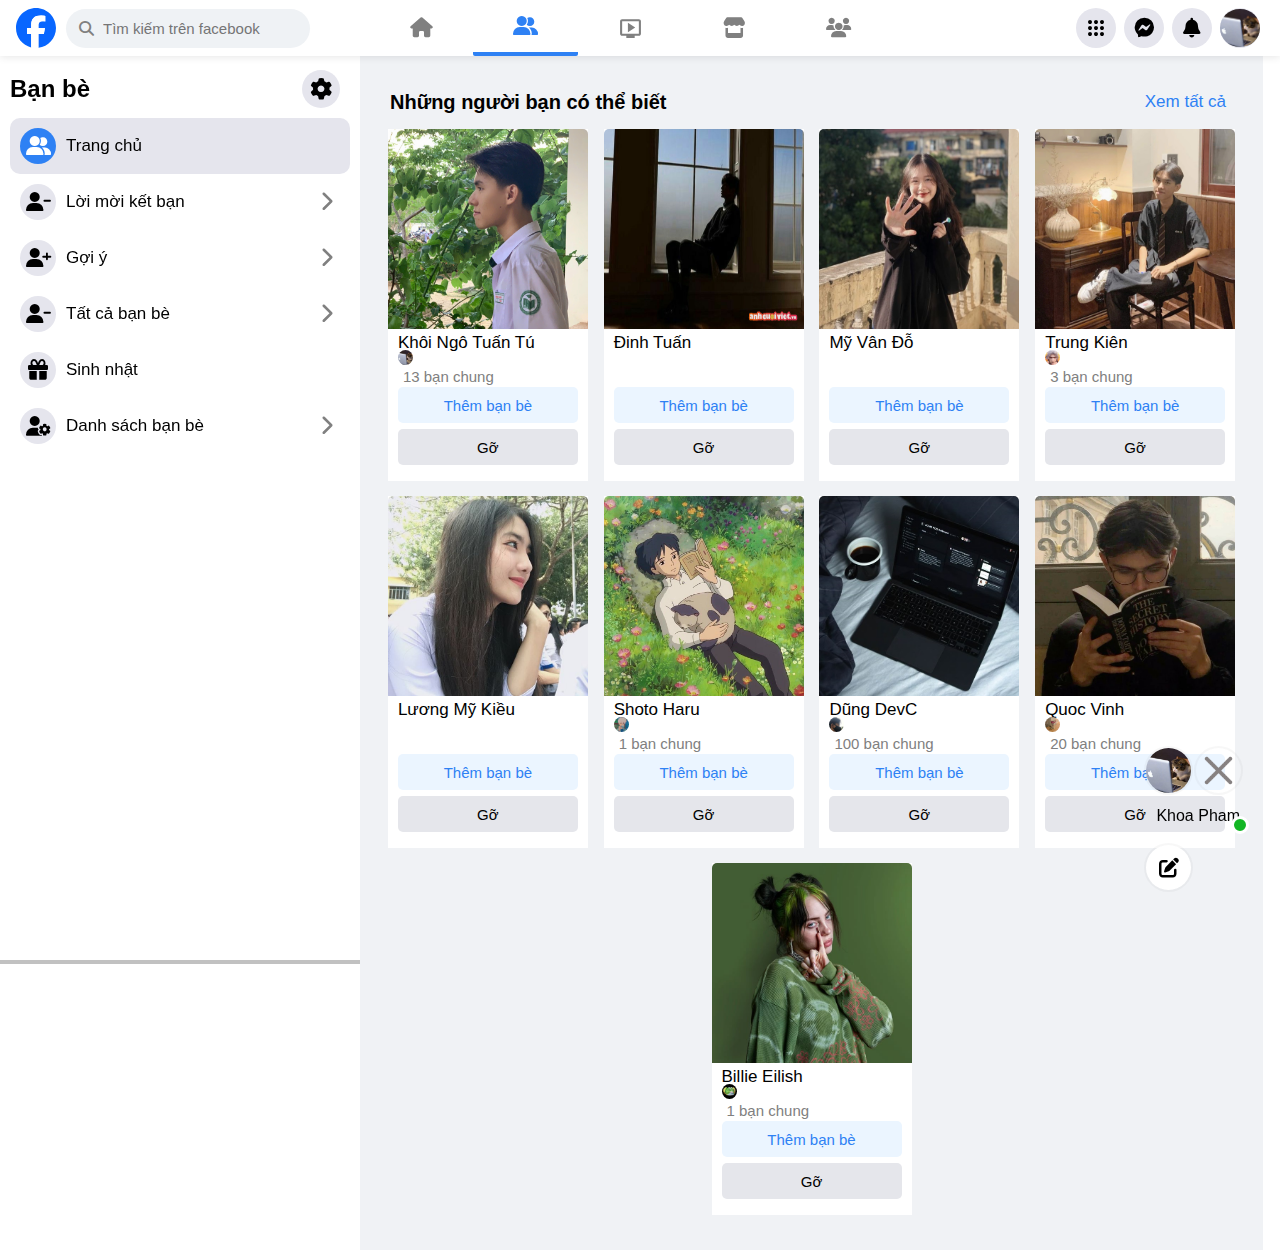
<file: friend-page.html>
<!DOCTYPE html>
<html lang="en">
<head>
    <meta charset="UTF-8">
    <meta name="viewport" content="width=device-width, initial-scale=1.0">
    <title>Bạn bè | Facebook</title>
    <link rel="shortcut icon" href="img/2023_Facebook_icon.svg" type="image/x-icon">
    <link rel="stylesheet" href="css/style-friend-page.css">
    <link rel="stylesheet" href="https://cdnjs.cloudflare.com/ajax/libs/font-awesome/5.14.0/css/all.css">
    <link rel="stylesheet" href="https://cdnjs.cloudflare.com/ajax/libs/font-awesome/6.6.0/css/all.min.css">
    
    <link rel="stylesheet" href="https://fonts.googleapis.com/css2?family=Material+Symbols+Outlined:opsz,wght,FILL,GRAD@20..48,100..700,0..1,-50..200" />
</head>
<body>
    <div class="header-wrap">
        <div class="header-left">
            <a href="index.html"><img src="img/2023_Facebook_icon.svg" alt=""></a>
            <div class="header-search">
                <i class="fa-solid fa-magnifying-glass"></i>
                <input type="text" placeholder="Tìm kiếm trên facebook">
            </div>
        </div>
        <div class="header-mid">
            <a  class="header-mid-option" href="index.html"><i class="fas fa-home"></i><div class="sub-title s-home"><p>Trang chủ</p></div></a>
            <a id="active" class="header-mid-option" href="friend-page.html"><i class="fa-solid fa-user-group"></i><div class="sub-title s-friend"><p>Bạn bè</p></div></a>
            <a class="header-mid-option" href="video-page.html"><i id="size22" class="tv-icon material-symbols-outlined">live_tv</i><div class="sub-title s-video"><p>Video</p></div></a>
            <a class="header-mid-option" href="#"><i class="store-icon fa-solid fa-store"></i><div class="sub-title s-market"><p>Marketplace</p></div></a>
            <a class="header-mid-option" href="#"><i class="group-icon fas fa-users"></i><div class="sub-title s-group"><p>Nhóm</p></div></a>
        </div>
        <div class="header-right">
            <a class="icon-backround" href="#"><i class="material-symbols-outlined">apps</i><div class="sub-title"><p>Menu</p></div></a>
            <a class="icon-backround" href="#"><i class="fab fa-facebook-messenger"></i><div class="sub-title"><p>Messenger</p></div></a>
            <a class="icon-backround" href="#"><i class="fas fa-bell"></i><div class="sub-title"><p>Thông báo</p></div></a>
            <a class="icon-backround" href="#" onclick="openCard()">
                <img class="user-avt" src="img/avata.jpg" alt="" >
                <div class="sub-title"><p>Tài khoản</p></div>
            </a>
        </div>
    </div>
    
    <div class="container">
        <div class="left-sidebar">
            <div class="title">
                <h2>Bạn bè</h2>
                <a href="" class="icon-backround"><i class="fa-solid fa-gear"></i></a>
            </div>
            <div class="list">
                <div id="home" class="menu-content">
                    <div  class="icon-backround"><i class="fa-solid fa-user-group"></i></div>
                    <span>Trang chủ</span>
                </div>
                <a href="" class="menu-content">
                    <div class="icon-backround"><i class="fa-solid fa-user-minus"></i></div>
                    <span>Lời mời kết bạn</span>
                    <i id="right-icon" class="fa-solid fa-chevron-right"></i>
                </a>
                <a href="" class="menu-content">
                    <div class="icon-backround"><i class="fa-solid fa-user-plus"></i></div>
                    <span>Gợi ý</span>
                    <i id="right-icon" class="fa-solid fa-chevron-right"></i>
                </a>
                <a href="" class="menu-content">
                    <div class="icon-backround"><i class="fa-solid fa-user-minus"></i></div>
                    <span>Tất cả bạn bè</span>
                    <i id="right-icon" class="fa-solid fa-chevron-right"></i>
                </a>
                <a href="" class="menu-content">
                    <div class="icon-backround"><i class="fa-solid fa-gift"></i></div>
                    <span>Sinh nhật</span>
                </a>
                <a href="" class="menu-content">
                    <div class="icon-backround"><i class="fa-solid fa-user-gear"></i></div>
                    <span>Danh sách bạn bè</span>
                    <i id="right-icon" class="fa-solid fa-chevron-right"></i>
                </a>
            </div>
        </div>
        <div class="main-content">
            <div class="title">
                <h3>Những người bạn có thể biết</h3>
                <a href="#">Xem tất cả</a>
            </div>

            <div class="people-wrap">

                <div class="people">
                    <a href="#" class="people-img"><img src="img/fr3.jpg" alt=""></a>
                    <div class="people-info">
                        <a href="#" class="people-name"><p>Khôi Ngô Tuấn Tú</p></a>
                        <div class="people-friend">
                            <div class="show">
                                <a href="#"><img src="img/avata.jpg" alt=""></a>
                                <a href="#"><p>13 bạn chung</p></a>
                            </div>
                            <p class="text"></p>
                        </div>
                        <div class="add-button"><p>Thêm bạn bè</p></div>
                        <div class="remove-button"><p>Gỡ</p></div>
                    </div>
                </div>
                <div class="people">
                    <a href="#" class="people-img"><img src="img/avatar1.jpg" alt=""></a>
                    <div class="people-info">
                        <a href="#" class="people-name"><p>Đinh Tuấn</p></a>
                        <div class="people-friend">
                            <div class="show">
                                <a href="#"></a>
                                <a href="#"><p></p></a>
                            </div>
                            <p class="text"></p>
                        </div>
                        <div class="add-button"><p>Thêm bạn bè</p></div>
                        <div class="remove-button"><p>Gỡ</p></div>
                    </div>
                </div>

                <div href="#" class="people">
                    <a href="#" class="people-img"><img src="img/fr9.jpg" alt=""></a>
                    <div class="people-info">
                        <a href="#" class="people-name"><p>Mỹ Vân Đỗ</p></a>
                        <div class="people-friend">
                            <div class="show">

                            </div>
                            <p class="text"></p>
                        </div>
                        <div class="add-button"><p>Thêm bạn bè</p></div>
                        <div class="remove-button"><p>Gỡ</p></div>
                    </div>
                </div>
                
                <div href="#" class="people">
                    <a href="#" class="people-img"><img src="img/fr1.jpg" alt=""></a>
                    <div class="people-info">
                        <a href="#" class="people-name"><p>Trung Kiên</p></a>
                        <div class="people-friend">
                            <div class="show">
                                <a href="#"><img src="img/avatarluan.jpg" alt=""></a>
                                <a href="#"><p>3 bạn chung</p></a>
                            </div>
                            <p class="text"></p>
                        </div>
                        <div class="add-button"><p>Thêm bạn bè</p></div>
                        <div class="remove-button"><p>Gỡ</p></div>
                    </div>
                </div>
                
                <div href="#" class="people">
                    <a href="#" class="people-img"><img src="img/fr10.jpg" alt=""></a>
                    <div class="people-info">
                        <a href="#" class="people-name"><p>Lương Mỹ Kiều</p></a>
                        <div class="people-friend">
                            <div class="show"></div>
                            <p class="text"></p>
                        </div>
                        <div class="add-button"><p>Thêm bạn bè</p></div>
                        <div class="remove-button"><p>Gỡ</p></div>
                    </div>
                </div>
                
                <div href="#" class="people">
                    <a href="#" class="people-img"><img src="img/fr5.jpg" alt=""></a>
                    <div class="people-info">
                        <a href="#" class="people-name"><p>Shoto Haru</p></a>
                        <div class="people-friend">
                            <div class="show">
                                <a href="#"><img src="img/avatarkhoi.jpg" alt=""></a>
                                <a href="#"><p>1 bạn chung</p></a>
                            </div>
                            <p class="text"></p>
                        </div>
                        <div class="add-button"><p>Thêm bạn bè</p></div>
                        <div class="remove-button"><p>Gỡ</p></div>
                    </div>
                </div>
                
                <div href="#" class="people">
                    <a href="#" class="people-img"><img src="img/fr6.jpg" alt=""></a>
                    <div class="people-info">
                        <a href="#" class="people-name"><p>Dũng DevC</p></a>
                        <div class="people-friend">
                            <div class="show">
                                <a href="#"><img src="img/tiendat.jpg" alt=""></a>
                                <a href="#"><p>100 bạn chung</p></a>
                            </div>
                            <p class="text"></p>
                        </div>
                        <div class="add-button"><p>Thêm bạn bè</p></div>
                        <div class="remove-button"><p>Gỡ</p></div>
                    </div>
                </div>
                
                <div href="#" class="people">
                    <a href="#" class="people-img"><img src="img/fr7.jpg" alt=""></a>
                    <div class="people-info">
                        <a href="#" class="people-name"><p>Quoc Vinh</p></a>
                        <div class="people-friend">
                            <div class="show">
                                <a href="#"><img src="img/khoidai.jpg" alt=""></a>
                                <a href="#"><p>20 bạn chung</p></a>
                            </div>
                            <p class="text"></p>
                        </div>
                        <div class="add-button"><p>Thêm bạn bè</p></div>
                        <div class="remove-button"><p>Gỡ</p></div>
                    </div>
                </div>
                
                <div href="#" class="people">
                    <a href="#" class="people-img"><img src="img/fr8.jpg" alt=""></a>
                    <div class="people-info">
                        <a href="#" class="people-name"><p>Billie Eilish</p></a>
                        <div class="people-friend">
                            <div class="show">
                                <a href="#"><img src="img/ez.jpg" alt=""></a>
                                <a href="#"><p>1 bạn chung</p></a>
                            </div>
                            <p class="text"></p>
                        </div>
                        <div class="add-button"><p>Thêm bạn bè</p></div>
                        <div class="remove-button"><p>Gỡ</p></div>
                    </div>
                </div>
                </div>
            </div>
        </div>

        <div class="chat-bubble-wrap">
            <div class="chat-bubble">
                <a href="#">
                    <div class="write-box">
                        <i class="fa-solid fa-pen-to-square"></i>
                    </div>
                </a>
            </div>
            <div class="chat-bubble" id="chatBubble">
                <div class="online">
                    <img src="img/avata.jpg" alt="">
                    <img class="close-btn" src="img/close.png" id="close-chat">
                    <div class="title">
                        <p>Khoa Pham</p>
                        <p></p>
                    </div>
                </div>
            </div>  
        </div>
    </div>
<script src="js/friend.js"></script>
</body>
</html>
</file>
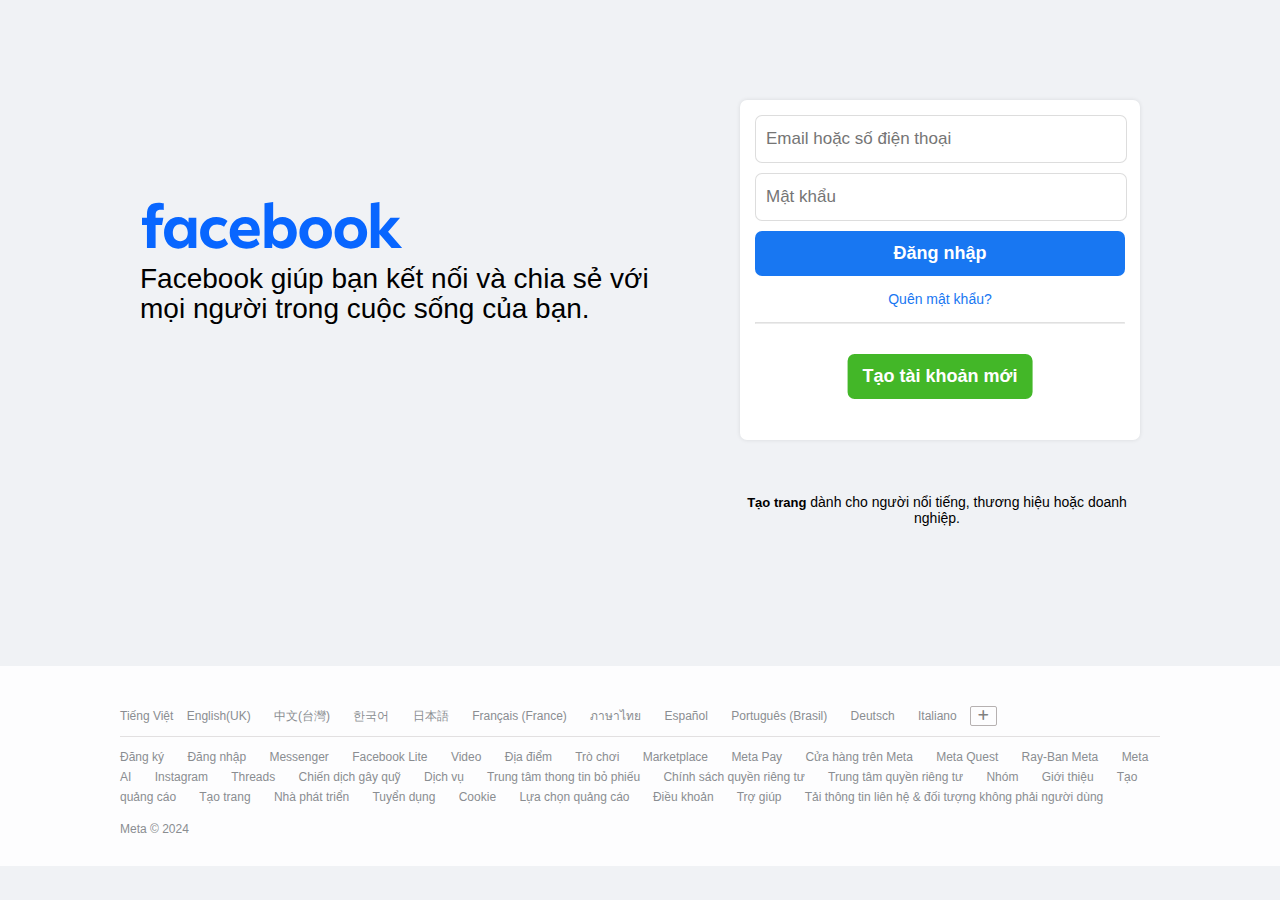
<file: login.html>
<!DOCTYPE html>
<html lang="en">

<head>
    <meta charset="UTF-8">
    <meta name="viewport" content="width=device-width, initial-scale=1.0">
    <title>Facebook - Đăng nhập hoặc đăng ký</title>
    <link rel="shortcut icon" href="img/2023_Facebook_icon.svg" type="image/x-icon">
    <link rel="stylesheet" href="css/loginStyle.css">
    <link rel="stylesheet" href="https://cdnjs.cloudflare.com/ajax/libs/font-awesome/6.6.0/css/all.min.css">
</head>


<body>
    <form action="#" id="loginForm">
        <div class="input-box"><input id="EmailOrPhone" type="text" placeholder="Email hoặc số điện thoại" required></div>
        <div class="input-box"><input id="Pass" type="password" placeholder="Mật khẩu" required></div>
        <button type="submit" id="buttonLogin"><p>Đăng nhập</p></button>
        <a href="#" ><p class="f-pws">Quên mật khẩu?</p></a>
        <hr>
        <a href="register.html" ><p class="register">Tạo tài khoản mới</p></a>
    </form>

    <div class="f-container">
        <img src="img/4lCu2zih0ca.svg" alt="">
        <p> Facebook giúp bạn kết nối và chia sẻ với mọi người trong cuộc sống của bạn.</p>
    </div>
    <div class="sub-link">
        <h3><a href="#">Tạo trang</a> dành cho người nổi tiếng, thương hiệu hoặc doanh nghiệp.</h3>
    </div>

    <div class="page-footer-wrap">
        <div class="page-footer">
            <div class="page-footer-top">
                <span>Tiếng Việt</span>
                <a href="#">English(UK)</a>
                <a href="#">中文(台灣)</a>
                <a href="#">한국어</a>
                <a href="#">日本語</a>
                <a href="#">Français (France)</a>
                <a href="#">ภาษาไทย</a>
                <a href="#">Español</a>
                <a href="#">Português (Brasil)</a>
                <a href="#">Deutsch</a>
                <a href="#">Italiano</a>
                <i class="fa-solid fa-plus"></i>
            </div>
            <div class="page-footer-center">
                <a href="#">Đăng ký</a>
                <a href="#">Đăng nhập</a>
                <a href="#">Messenger</a>
                <a href="#">Facebook Lite</a>
                <a href="#">Video</a>
                <a href="#">Địa điểm</a>
                <a href="#">Trò chơi</a>
                <a href="#">Marketplace</a>
                <a href="#">Meta Pay</a>
                <a href="#">Cửa hàng trên Meta</a>
                <a href="#">Meta Quest</a>
                <a href="#">Ray-Ban Meta</a>
                <a href="#">Meta AI</a>
                <a href="#">Instagram</a>
                <a href="#">Threads</a>
                <a href="#">Chiến dịch gây quỹ</a>
                <a href="#">Dịch vụ</a>
                <a href="#">Trung tâm thong tin bỏ phiếu</a>
                <a href="#">Chính sách quyền riêng tư</a>
                <a href="#">Trung tâm quyền riêng tư</a>
                <a href="#">Nhóm</a>
                <a href="#">Giới thiệu</a>
                <a href="#">Tạo quảng cáo</a>
                <a href="#">Tạo trang</a>
                <a href="#">Nhà phát triển</a>
                <a href="#">Tuyển dụng</a>
                <a href="#">Cookie</a>
                <a href="#">Lựa chọn quảng cáo</a>
                <a href="#">Điều khoản</a>
                <a href="#">Trợ giúp</a>
                <a href="#">Tải thông tin liên hệ & đối tượng không phải người dùng</a>
            </div>
            <div class="copyright">
                <p>Meta &copy; 2024</p>
            </div>
        </div>
    </div>              
</body>
<script src="js/login.js"></script>
</html>
</file>
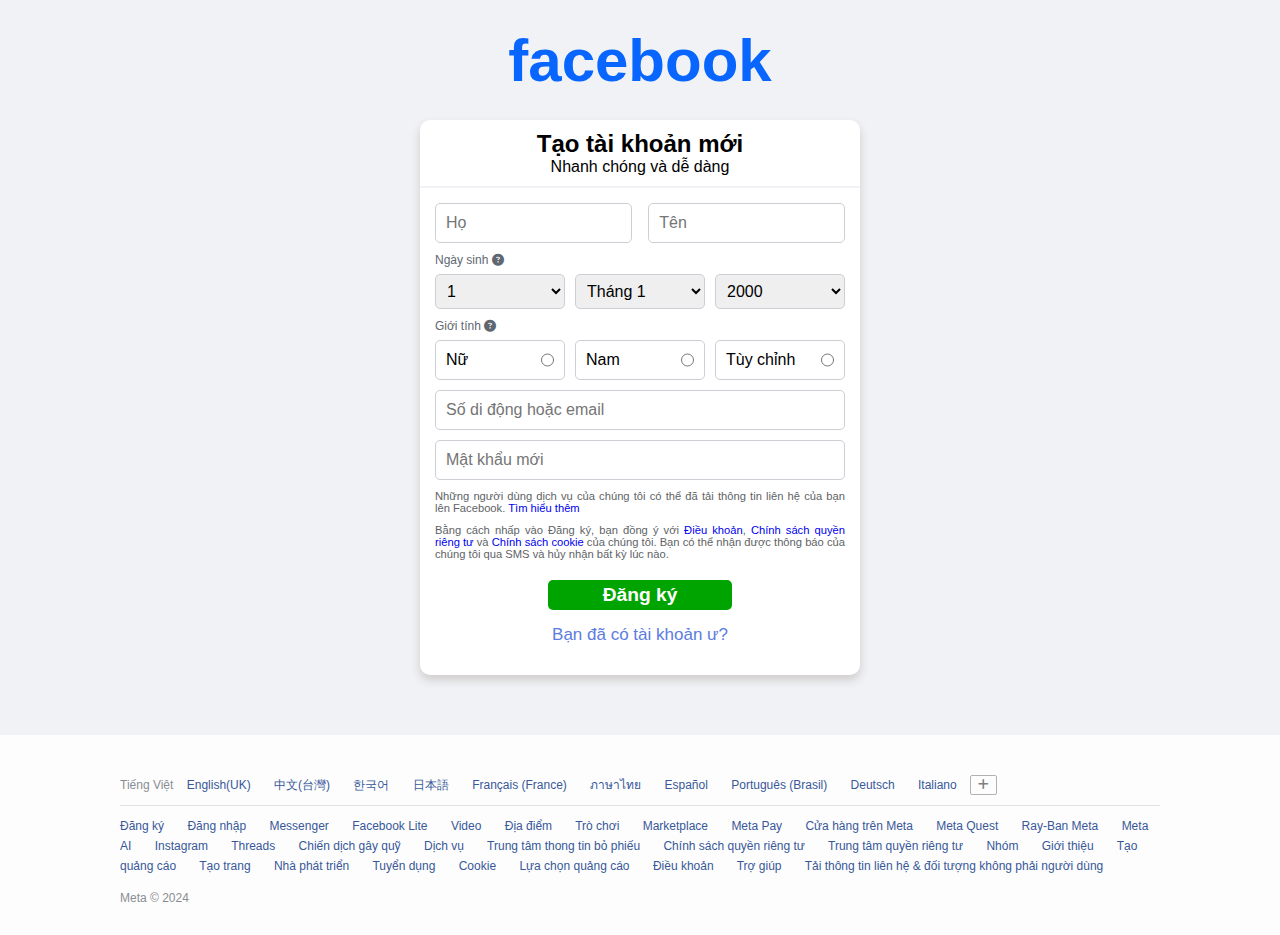
<file: register.html>
<!DOCTYPE html>
<html lang="en">
    <head>
        <meta charset="UTF-8">
        <meta name="viewport" content="width=device-width, initial-scale=1.0">
        <title>Đăng ký Facebook</title>
        <link rel="shortcut icon" href="img/2023_Facebook_icon.svg" type="image/x-icon">
        <link rel="stylesheet" href="css/register.css">
        <link rel="stylesheet" href="https://cdnjs.cloudflare.com/ajax/libs/font-awesome/6.6.0/css/all.min.css">

    </head>
    
    <body>
        <div class="logo">
            <h1>facebook</h1>
        </div>
        <form action="#" method="">
            <div class="container">
                <div class="headline">
                    <h2>Tạo tài khoản mới</h2>
                    <p>Nhanh chóng và dễ dàng</p>
                </div>
                <div class="form-register">
                    <div class="full-name">
                        <div class="first-name">
                            <input type="text" placeholder="Họ" required>
                        </div>
                        <div class="last-name">
                            <input type="text" placeholder="Tên" required>
                        </div>
                    </div>
                
                    <div class="birthday">
                        <p class="font-sub">Ngày sinh <i class="fa-solid fa-circle-question"></i></p>
                        <div class="birthday2">
                            <div class="day">
                                <select name="" >
                                    <option value="">1</option>
                                    <option value="">2</option>
                                    <option value="">3</option>
                                    <option value="">4</option>
                                    <option value="">5</option>
                                    <option value="">6</option>
                                    <option value="">7</option>
                                    <option value="">8</option>
                                    <option value="">9</option>
                                    <option value="">10</option>
                                    <option value="">11</option>
                                    <option value="">12</option>
                                    <option value="">13</option>
                                    <option value="">14</option>
                                    <option value="">15</option>
                                    <option value="">16</option>
                                    <option value="">17</option>
                                    <option value="">18</option>
                                    <option value="">19</option>
                                    <option value="">20</option>
                                    <option value="">21</option>
                                    <option value="">22</option>
                                    <option value="">23</option>
                                    <option value="">24</option>
                                    <option value="">25</option>
                                    <option value="">26</option>
                                    <option value="">27</option>
                                    <option value="">28</option>
                                    <option value="">29</option>
                                    <option value="">30</option>
                                    <option value="">31</option>
                                </select>
                            </div>
                            <div class="month">
                                <select name="" >
                                    <option value="">Tháng 1</option>
                                    <option value="">Tháng 2</option>
                                    <option value="">Tháng 3</option>
                                    <option value="">Tháng 4</option>
                                    <option value="">Tháng 5</option>
                                    <option value="">Tháng 6</option>
                                    <option value="">Tháng 7</option>
                                    <option value="">Tháng 8</option>
                                    <option value="">Tháng 9</option>
                                    <option value="">Tháng 10</option>
                                    <option value="">Tháng 11</option>
                                    <option value="">Tháng 12</option>
                                </select>
                            </div>
                            <div class="year">
                                <select name="" >
                                    <option value="">2000</option>
                                    <option value="">2001</option>
                                    <option value="">2002</option>
                                    <option value="">2003</option>
                                    <option value="">2004</option>
                                    <option value="">2005</option>
                                    <option value="">2006</option>
                                    <option value="">2007</option>
                                    <option value="">2008</option>
                                    <option value="">2009</option>
                                    <option value="">2010</option>
                                    <option value="">2011</option>
                                </select>
                            </div>
                        </div>
                    </div>
                    <div class="gender">
                        <div class="gender-title">
                            <p class="font-sub">Giới tính <i class="fa-solid fa-circle-question"></i></p>
                        </div>
                        <div class="f-gender">
                            <div class="w-gender">
                                <label for="Nữ">Nữ</label>
                                <input type="radio" name="gender" id="women" >
                            </div>
                            <div class="s-center">
                                <label for="Nam">Nam</label>
                                <input type="radio" name="gender" id="men">
                            </div>
                            <div class="custom-gender">
                                <label for="Khác">Tùy chỉnh</label>
                                <input type="radio" name="gender" id="other">
                            </div>
                        </div>

                        <div class="hidden">
                            <select name="" id="" class="title">
                                <option value="" label="Chọn danh xưng" disabled selected></option>
                                <option value="">Cô ấy: "Chúc cô ấy sinh nhật vui vẻ!"</option>
                                <option value="">Anh ấy: "Chúc anh ấy sinh nhật vui vẻ!"</option>
                                <option value="">Họ: "Chúc họ sinh nhật vui vẻ!"</option>
                            </select>
                            <div class="font-sub">
                                <p>Danh xưng của bạn hiển thị với tất cả mọi người.</p>
                            </div>
                            <input type="text" placeholder="Giới tính (không bắt buộc)">
                        </div>
                        <div class="email">
                            <input type="text" placeholder="Số di động hoặc email" required>
                        </div>
                        <div class="password">
                            <input type="password" placeholder="Mật khẩu mới" required>
                        </div>
                    </div>
                    <div class="rule">
                        <p class="font-sub">Những người dùng dịch vụ của chúng tôi có thể đã tải thông tin liên hệ của bạn lên Facebook. <a href="https://www.facebook.com/help/637205020878504">Tìm hiểu thêm</a></p>
                        <p class="font-sub">Bằng cách nhấp vào Đăng ký, bạn đồng ý với <a href="https://www.facebook.com/legal/terms/update">Điều khoản</a>, <a href="https://www.facebook.com/privacy/policy/?entry_point=data_policy_redirect&entry=0">Chính sách quyền riêng tư</a> và <a href="https://www.facebook.com/privacy/policies/cookies/?entry_point=cookie_policy_redirect&entry=0">Chính sách cookie</a> của chúng tôi. Bạn có thể nhận được thông báo của chúng tôi qua SMS và hủy nhận bất kỳ lúc nào.</p>
                    </div> 
                    <div class="button-register">
                        <button>Đăng ký</button>
                    </div>   
                    <div class="login">
                        <a href="login.html">Bạn đã có tài khoản ư?</a>
                    </div>
                </div>
            </div>
        </form >

        <div class="page-footer-wrap">
            <div class="page-footer">
                <div class="page-footer-top">
                    <span>Tiếng Việt</span>
                    <a href="#">English(UK)</a>
                    <a href="#">中文(台灣)</a>
                    <a href="#">한국어</a>
                    <a href="#">日本語</a>
                    <a href="#">Français (France)</a>
                    <a href="#">ภาษาไทย</a>
                    <a href="#">Español</a>
                    <a href="#">Português (Brasil)</a>
                    <a href="#">Deutsch</a>
                    <a href="#">Italiano</a>
                    <i class="fa-solid fa-plus"></i>
                </div>
                <div class="page-footer-center">
                    <a href="#">Đăng ký</a>
                    <a href="#">Đăng nhập</a>
                    <a href="#">Messenger</a>
                    <a href="#">Facebook Lite</a>
                    <a href="#">Video</a>
                    <a href="#">Địa điểm</a>
                    <a href="#">Trò chơi</a>
                    <a href="#">Marketplace</a>
                    <a href="#">Meta Pay</a>
                    <a href="#">Cửa hàng trên Meta</a>
                    <a href="#">Meta Quest</a>
                    <a href="#">Ray-Ban Meta</a>
                    <a href="#">Meta AI</a>
                    <a href="#">Instagram</a>
                    <a href="#">Threads</a>
                    <a href="#">Chiến dịch gây quỹ</a>
                    <a href="#">Dịch vụ</a>
                    <a href="#">Trung tâm thong tin bỏ phiếu</a>
                    <a href="#">Chính sách quyền riêng tư</a>
                    <a href="#">Trung tâm quyền riêng tư</a>
                    <a href="#">Nhóm</a>
                    <a href="#">Giới thiệu</a>
                    <a href="#">Tạo quảng cáo</a>
                    <a href="#">Tạo trang</a>
                    <a href="#">Nhà phát triển</a>
                    <a href="#">Tuyển dụng</a>
                    <a href="#">Cookie</a>
                    <a href="#">Lựa chọn quảng cáo</a>
                    <a href="#">Điều khoản</a>
                    <a href="#">Trợ giúp</a>
                    <a href="#">Tải thông tin liên hệ & đối tượng không phải người dùng</a>
                </div>
                <div class="copyright">
                    <p>Meta &copy; 2024</p>
                </div>
            </div>
        </div>  
    </body>
    <script src="js/register.js"></script>
</html>
</file>
<file: css/index.css>
/* SETTING */

*{
    margin: 0;
    padding: 0;
    font-family: 'Segoe UI', Tahoma, Geneva, Verdana, sans-serif;
}

body{
    background: #f0f2f5;
    box-sizing: border-box;
}

a {
    color: black;
    text-decoration: none;
}

.show{
    display: flex;
}
.hidden{
    display: none;
}
/* @media (max-width:1000px){
    .left-sidebar, .right-sidebar{
        display: none;
    }
    .container .center-sidebar{
        position: relative;
    }
} */
/* header *************************************************************************************************************/
.header-wrap{
    width: 100%;
    height: 56px;
    display: flex;
    justify-content: space-between;
    align-items: center;
    /* padding: 15px 20px; */
    position: fixed;
    top: 0;
    background-color: white;
    z-index: 100;
    box-shadow: 0 1px 8px rgba(0,0,0, 0.1);
}

.header-left{
    width: 320px;
    display: flex;
    align-items: center;
    /* justify-content: space-evenly; */
}

.header-left img {
    width: 40px;
    padding: 11px 10px 7px 16px;
}
.header-search{
    width: 70%;
    display: flex;
    align-items: center;
    background-color: #eff2f5;
    padding: 10px;
    border-radius: 200px;
    font-size: 15px;
}
.header-search input{
    border: none;
    outline: 0;
    background-color: transparent;
    padding-left: 5px;
    font-size: 15px;
}
.header-search i {
    font-size: 15px;
    color: gray;
    margin-left: 3px;
    margin-right: 4px;
}
.header-mid{
    display: flex;
    flex: 1;
    justify-content: center;
    height: 100%;

}
.header-mid-option{
    display: flex;
    align-items: center;
    padding: 12px 40px;
    position: relative;
}
.header-mid-option:hover{
    background-color: #eff2f5;
    border-radius: 10px;
}
.header-mid-option i{
    font-size:20px ;
    color: gray;
}
#size22{
    font-size: 25px;
}
#active{
    border-bottom:4px solid #2e81f4;
    border-bottom-left-radius: 2px;
    border-bottom-right-radius:2px ;
}
#active i{
    color: #2e81f4;
}
.header-right{
    width: 210px;
    display: flex;
    align-items: center;
    justify-content: flex-end;
    margin-right: 20px;
    margin-left: 110px;
}
.avt{
    margin-right: 10px;
}
.user-avt{
    width: 40px;
    border-radius: 50%;
    cursor: pointer;

}
.header-right .icon-backround{
    display: flex;
    align-items: center;
    justify-content: center;
    width: 40px;
    height: 40px;
    border-radius: 50%;
    background-color: #e5e5ed;
    margin-left: 8px;
    position: relative;
}
.header-right .icon-backround{
    font-size: 20px;
}
.header-right .icon-backround:hover{
    background-color: #b9b7b777;
}
/*  SUB-TITLE ***********************************************************************************/
.sub-title{
    position: absolute;
    background-color: rgba(52, 52, 52, 0.85);
    top: 130%;
    font-size: 13px;
    color: white;
    width: max-content;
    box-sizing: border-box;
    padding: 7px;
    border-radius: 10px;
    display: none;
    /* transition: all 10s ; */

}
.header-mid-option .sub-title{
    top: 110%;
    right: 15px;
}
#active .sub-title{
    top: 116%;
}
.s-avata{
    right: 0px;
}
.s-friend{
    left: 25px;
}
.s-video{
    left: 30px;
}
.header-mid-option .s-market{
    right: 9px;
}
.header-mid-option .s-group{
    right: 28px;
}
.header-right .icon-backround:hover .sub-title, .header-mid-option:hover .sub-title{
    display: flex;
    transition: all 10s ;
}
/* DROP MENU *********************************************************************************************************/
.card-menu-wrap{
    position: absolute;
    top: 100%;
    right: 20px;   
    max-height: 450px;
    overflow: hidden;
    transition: max-height 1ms;
    border-radius: 7px;
    box-shadow: 2px 0 5px rgba(0, 0, 0, 0.3);
    display: none;

}

.card-menu-wrap img{
    padding: 0;
}
.card-menu, .card-notice, .card-mess{
    width: 340px;
    height: 440px;
    background-color: #fff ;
    padding: 7px 5px;
    box-shadow: 0px 0 5px rgba(0, 0, 0, 0.3);


}
.profile-menu{
    margin: 5px;
    padding:5px 5px;
    border-radius: 10px;
    box-shadow: 0px 0px 5px rgba(0, 0, 0, 0.15);
}
.profile-menu .profile span{
    font-size: 17px;
    font-weight: 500;
    margin-left: 10px;
}
.profile-menu p{
    color: #1d79f0;
    font-weight: 500;
    font-size: 15px;
    padding:10px 10px;
}
.profile{
    display: flex;
    align-items: center;
    padding:10px 10px 15px 10px;

}
.profile:hover, .profile-menu p:hover{
    cursor: pointer;
    background-color: #eff2f5;
    border-radius:10px;
}
.menu-item{
    display: flex;
    align-items: center;
    padding: 10px 0;
    cursor: pointer;
}
.menu-item:hover{
    background-color: #eff2f5;
    border-radius: 7px;
}
.menu-item img {
    width: 20px;
}
.menu-item span{
    flex: 1;
}

.menu-item  .backround-color{
    width: 35px;
    height: 35px;
    border-radius: 50%;
    background-color: #e5e5ed;
    display: flex;
    justify-content: center;
    align-items: center;
    margin:0 10px;
}
.menu-item .right{
    position: relative;
    right: 10px;
}
/* index */
.container{
    display:flex;
    justify-content: space-between;
    /* overflow-y: scroll; */
}
/* DROP NOTICE  *****************************************************************/
.card-notice-wrap,.card-mess-wrap{
    position: absolute;
    top: 100%;
    right: 20px;   
    max-height: 450px;
    overflow: hidden;
    transition: max-height 1ms;
    border-radius: 7px;
    box-shadow: 2px 0 5px rgba(0, 0, 0, 0.3);
    display: none;
}
.card-notice{
    border-radius: 7px;
    overflow-y: scroll;
}
.card-notice::-webkit-scrollbar{
    width: 10px;
    background-color: transparent;
}
.card-notice::-webkit-scrollbar-thumb{
    width: 7px;
    border-radius: 5px;
    background-color: transparent;
}
.card-notice img, .card-mess img{
    padding: 0;
}
.card-notice-header,.mess-header{
    display: flex;
    justify-content: space-between;
    padding: 5px 0px 5px 15px;

}
.card-notice-header p, .mess-header p{
    font-size: 22px;
    font-weight: bold;
}
.card-notice-header img, .mess-header img{
    width: 30px;
    cursor: pointer;
}
.card-notice-header img:hover, .mess-header img:hover{
    background-color: #e5e5ed97;
    border-radius: 50%;
}
.notice-option, .mess-option{
    font-size: 15px;
    font-weight: 500;
    padding:10px 0 10px 15px;
}
.notice-option p, .notice-option span, .mess-option p{
    margin-right: 5px;
    padding:5px  10px;
    border-radius: 15px;
    cursor: pointer;
}
.notice-option .checked, .mess-option .checked{
    color: #076aff;
    background-color: #b9d7f373;
}
.notice-option p:hover, .notice-option span:hover{
    background-color: #e5e5ed97;
}
.notice-title{
    display: flex;
    justify-content: space-between;
    padding:10px 0 0px 15px;

}
.notice-title p{
    font-size: 17px;
    font-weight: 500;
}
.notice-title span{
    font-size: 15px;
    color: #0462ef;
    padding: 5px;
    border-radius: 3px;

    cursor: pointer;
}
.notice-title span:hover,.notice-content:hover{
    background-color: #e5e5ed97;

}
.notice-list{
    margin-top: -5px;
}
.notice-content{
    display: flex;
    justify-content: center;
    align-items: center;
    padding:10px 0 10px 10px;
    cursor: pointer;
}

.notice-content img{
    width: 18px;
    height: 18px;
}
.notice-content .notice-img{
    position: relative;
}
.notice-content .notice-img img, .mess-content .img-wrap img{
    width: 55px;
    height: 55px;
    border-radius: 50%;
}
.notice-content .notice-img img:nth-child(2){
    width: 20px;
    height: 20px;
    padding: 3px;
    border-radius: 50%;
    background: linear-gradient(0deg,#25ba46, #6fef8b);
    position: absolute;
    bottom: -1px;
    right: -7px;
}
.notice-text{
    margin-left: 10px;
    padding-right: 5px;
    font-size: 15px;
}
.notice-text p:first-child{
    overflow: hidden;
    display: -webkit-box;
    -webkit-box-orient: vertical;
    line-clamp: 2;
    -webkit-line-clamp: 2;
}
.notice-text p span{
    font-weight: 600;
    color: rgb(78, 77, 77);
}
.notice-text p:last-child{
    font-size: 13px;
    color: #076aff;
    font-weight: 500;
}
/*  DROP MESS **************************************************************************************************************/

.icon-list img {
    margin-left: 5px;
}
.icon-list img:last-child{
    margin-left: 0px;
}
.messs-search{
    margin: 0 15px;
    padding: 10px ;
    background-color: #e5e5ed7a;
    display: flex;
    align-items: center;
    border-radius: 20px;
}
.messs-search img{
    width: 15px;
    margin-right: 10px;


}
.messs-search input{
    width: 100%;
    border: none;
    outline: none;
    background-color: transparent;
    font-size: 15px;
}
.mess-option{
    display: inline-flex;
}
.mess-content{
    display: flex;
    align-items: center;
    padding:10px 0 10px 10px;
    cursor: pointer;
}
.mess-content .img-wrap{
    margin-right: 10px;
}
.content-text-wrap{
    padding: 10px 0 ;
}
.content-text-wrap p{
    font-weight: 600;
    line-height: 20px;
    margin-top: -5px;
}
.content-text-wrap .chat-text span{
    font-size: 13px;
    color: gray;
}
.content-text-wrap .chat-text span:nth-child(2){
    overflow: hidden;
    display: -webkit-box;
    -webkit-box-orient: vertical;
    -webkit-line-clamp: 1;
    line-clamp: 1;
    margin-left: 5px;
}
.chat-text{
    display: inline-flex;

}
.content-text-wrap .chat-text .dot i{
    font-size: 2px;
    position: relative;
    top: -2px;
    margin-left: 7px;
    margin-right: 3px;
}
.mess-content-list{
    width: 100%;
    height: 70%;
    overflow: hidden;
    overflow-y: scroll;
}
/*************** LEFT-SIDEBAR *************************************************************************************/
    /* COLOR ICON *********************************************************************************************/
    .friend-icon{
        font-size: 20px;
        background-image: linear-gradient(0deg,#7739b7 -30%,#6BDBCC 140%);
        color: transparent;
        background-clip: text;
    }
    .save-icon{
        font-size: 20px;
        background-image: linear-gradient(1800deg,#C838B3 0%, #9868f8 100%);
        color: transparent;
        background-clip:text ;
    }

    .history-icon{
        font-size: 27px;
        background-image: linear-gradient(180deg,#060181 0%, #b3d0ed 100%);
        color: transparent;
        background-clip:text ;
    }
    .tv-icon{
        background-image: linear-gradient(0deg,blue 0%, #72b3ec 100%);
        color: transparent;
        background-clip:text ;
    }
    .icon-box{
        width: 25px;
        height: 25px;
        display: flex;
        justify-content: center;
        align-items: center;
        margin: 10px 13px;
        background-image: linear-gradient(180deg,#3DC0B8 0%, #2f81ed 100%);
        border-radius: 50%;
    }
    .group-icon{
        background-image: linear-gradient(180deg,#3b88da 0%, #1d79f0 100%);
        color: #fff;
        border-radius:50%;
        background-clip:text ;
        font-size: 12px;
    }
    .store-icon{
        font-size: 20px;
        background-image: linear-gradient(180deg,#24ad9b 0%, #b3d0ed 100%);
        color: transparent;
        background-clip:text ;
    }
.left-sidebar {
    width: 270px;
    height: 95vh;
    padding-left: 5px;
    position: fixed;
    align-items: flex-start;
    overflow-y: scroll;
    overflow-x: hidden;
    position: fixed;
    top: 60px;
    z-index: 1000;
    display: fixed;
}
/* SCROLLBAR */
.left-sidebar::-webkit-scrollbar, .right-sidebar::-webkit-scrollbar{
    width:7px;
    background-color: transparent;
}
.left-sidebar::-webkit-scrollbar-thumb,.right-sidebar::-webkit-scrollbar-thumb{
    background-color: transparent;
    border-radius: 6px;
}
.left-sidebar::-webkit-scrollbar:hover,.right-sidebar::-webkit-scrollbar:hover, .card-notice::-webkit-scrollbar:hover{
    background-color: #E6E7EB;
}
.left-sidebar:hover::-webkit-scrollbar-thumb,.right-sidebar:hover::-webkit-scrollbar-thumb,.card-notice:hover::-webkit-scrollbar-thumb{
    background-color: #BCC0C4;
}
.imp-links{
    border-bottom: 1px solid lightgrey;
    margin-top: 10px;
}
.imp-links a,#showMore-imp-links, #showLess-imp-links{
    padding: 3px 0;
}
.imp-links a ,.shortcut-links a,#showMore-imp-links, #showLess-imp-links{
    text-decoration: none;
    display: flex;
    align-items: center;
    border-radius: 5px;
    width: 100%;
}
.imp-links a:hover ,.shortcut-links a:hover, #showMore-imp-links:hover, #showLess-imp-links:hover{
    background-color: #e4e6e99d;
}
.imp-links a:last-child.shortcut-links a:last-child{
    margin-bottom: 0;
}

/* BEGIN HIDDEN IMP-LINKS */

#hidden-imp-links{
    display: none;
}
#showMore-imp-links, #showLess-imp-links{
    display: flex;
}
#showMore-imp-links .add-icon, #showLess-imp-links .add-icon{
    margin: 5px 10px;
}
/* END HIDDEN IMP-LINKS */

.shortcut-links a img{
    width: 30px;
    height: 30px;
    border-radius: 15px;
}
.imp-links a i{
    width: 30px;
    margin-right: 0px;
    display: flex;
    justify-content: center;
}
img{
    padding:10px ;
}

.imp-links a img, .imp-links a i{
    padding:0;
}
.imp-links a img{
    width: 30px;
    height: 30px;
    border-radius: 50px;
    margin: 5px 10px;
}
.imp-links a span i{
    position: relative;
    left: 8px;
}
.shortcut .sidebar-title a {
    color: blue;
    position: relative;
    float: right;
    top: 5px;
    padding: 5px;
    border-radius: 5px;
    display: none;
}
.shortcut:hover .sidebar-title a{
    color: blue;
    position: relative;
    float: right;
    top: 5px;
    padding: 5px;
    border-radius: 5px;
    display: flex;
}
.footer-infor{
    width: 100%;
    font-size: 13px ;
    font-weight: 500;
    padding-left: 10px;
    padding-bottom: 40px;
    color: rgb(101, 101, 101);
}
.footer-infor i{
    font-size: 2px;
    position: relative;
    top: -2px;
}

.footer-infor .text, .footer-infor .seemore{
    cursor: pointer;
}
.footer-infor .text:hover, .footer-infor .seemore:hover{
    text-decoration: 1px underline;
}
.footer-infor .seemore, .footer-infor .copyright{
    font-weight: 400;
}

/* CENTER ****************************************************************** */
.center-sidebar {
    position: relative;
    left: 30%;
    top: 60px;
    width: 500px;
    height: 100%;
    overflow-y: scroll;
    overflow-y: hidden;
}
.center-sidebar::-webkit-scrollbar{
    width: 0;
}
.center-sidebar img{
    padding: 0;
}
.personal-status-wrap{
    background-color: white;
    padding:12px 16px;
    border-radius: 7px;
    margin-top: 15px;
    box-shadow: 0px 1px 3px rgba(0, 0, 0, 0.1);

}
.personal-status{
    width: 100%;
    height: auto;
    display: flex;
    align-items: center;
    border-bottom: 1px solid #f1f2f6;
    padding-bottom: 10px;

}
.avata img{
    width: 40px;
    height: 40px;
    border-radius: 50%;
    padding: 0;
}
.status-input{
    display: flex;
    flex: 1;
    background-color: #f1f2f6;
    padding: 9px 12px;
    border-radius: 20px;
    align-items: center;
    margin-left: 10px;
    cursor: pointer;
}
.status-input p{
    color: gray;
    font-size: 17px;
}
.status-activities{
    display: flex;
    
}
.activity{
    margin: 6px 0;
    padding: 4px 8px;
    display: flex;
    align-items: center;
    cursor: pointer;
}
.activity:hover{
    background-color: #f1f2f6;
    border-radius: 7px;
}
.activity i, .activity img{
    font-size: 22px;
    padding: 5px;
    position: relative;
    top: 1px;
}
.activity img{
    width: 30px;
}
.activity span{
    font-size: 15px;
    font-weight: 500;
    color: #65676b;
}
.activity.live { color: #ea2b48;}
.activity.image {
    color: #48bd63;
    flex: 1;
}
.activity.icon {color: #f2be2d;}
/*   CREATE-STATUS */
.create-status-wrap{
        position: fixed;
        width: 100%;
        height: 100%;
        background-color: rgba(250,250,250,85%);
        top: 0;
        z-index: 1000;
        display: flex;
        justify-content: center;
        align-items: center;
        display: none;
}

.create-status{
    width: 500px;
    height:450px;
    background-color: white;
    box-shadow: 0 0 20px 0 rgba(0, 0, 0, 0.3);
    border-radius: 7px;
    position: absolute;

}
.create-status img{
    padding: 0;
}
.create-status .header{
    display: flex;
    justify-content: center;
    align-items: center;
    position: relative;
    padding: 15px;
    border-bottom: 1px solid rgb(203, 199, 199);
}
.create-status .header img{
    position: absolute;
    right: 15px;
    width: 25px;
    padding: 5px;
    border-radius: 50%;
    background-color: #e5e5ed;
    cursor: pointer;
}
.create-status .header p{
    font-size: 22px;
    font-weight: bold;
}

.create-status .detail{
    display: flex;
    align-items: center;
    padding: 15px;
}
.create-status .detail .name-option img{
    width: 15px;
    position: relative;
    top: 2px;
}
.create-status .detail .name-option .down{
    width: 10px;
    top: -1px;
}
.create-status .detail .name-option p{
    font-size: 15px;
    font-weight: 500;
    margin-bottom: 3px;
}
.create-status .detail .name-option .option span{
    font-size: 13px;
    font-weight: 500;
}
.create-status .detail .name-option{
    margin-left: 13px;
}
.create-status .detail .name-option .option{
    background-color: #e5e5ed;
    padding: 0px 10px;
    border-radius: 5px;
}
.create-status form input{
    width: 100%;
    font-size: 22px;
    border: none;
    outline: none;
    box-sizing: border-box;
    padding: 0 15px;
    padding-bottom: 80px;
}
.create-status .theme-icon{
    display: flex;
    justify-content: space-between;
    align-items: center;
    padding: 15px;
}
.create-status .theme-icon img{
    width: 24px;
    cursor: pointer;
}
.create-status .theme-icon .theme img{
    width: 38px;
}

.create-status .add-status{
    padding:  10px 15px;
    margin: 0 15px;
    display: flex;
    align-items: center;
    border-radius: 7px;
    border: 1px solid rgb(212, 209, 209);
}
.create-status .add-status .icon-list{
    display: flex;
    flex:1;
    justify-content: flex-end;
    
}
.create-status .add-status .icon-list img {
    width: 24px;
    padding: 7px;

}
.create-status .add-status .icon-list img:last-child{ 
    width: 24px;
}
.create-status .post-btn{
    margin: 10px 15px;
    text-align: center;
    padding: 7px;
    font-size: 18px;
    font-weight: 500;
    color: #bec1c6;
    background-color: #e5e6eb;
    border-radius: 7px;
    cursor: not-allowed;
}
.create-status input:valid ~ .post-btn{
    color: white;
    cursor: pointer;
    background-color: #076aff;
}
/* 2 */
.story {
    width: 100%;
    height: 200px;
    display: flex;
    overflow: hidden;
    margin-top: 15px;
    justify-content: space-between;
}


.my-story, .friend-story{
    width: 112px;
    height: 200px;
    overflow: hidden;
    border-radius: 10px;
    position: relative;
    /* margin-right: 10px; */
    box-shadow: 0px 1px 3px rgba(0, 0, 0, 0.1);

    
}

.my-story img, .friend-story-img {
    width: 112px;
    height: 200px;
    object-fit: cover;
    object-position: center;
    padding: 0;
    border-radius: 10px;
    overflow: hidden;
    transition: all 0.3s ease-in-out;

}
.my-story:hover  img, .friend-story:hover .friend-story-img{
    transform: scale(1.1);

}
.upload {
    width: 100%;
    height: 50px;
    position: relative;
    bottom: 54px;
    background-color: white;
    display: flex;
    flex-direction: column;
    justify-content: center;
    align-items: center;
}
.backround-icon {
    width: 30px;
    height: 30px;
    border-radius: 50%;
    background-color: #1d79f0;
    box-shadow: 0 0 0 4px white;
    color: white;
    display: flex;
    justify-content: center;
    align-items: center;
    position: relative;
    top: -15px;
}
.upload p{
    display: flex;
    justify-content: center;
    align-items: center;
    position: relative;
    top: -10px;
    font-size: 13px;
    font-weight: 500;
}
.friend-avata{
    position: absolute;
    top: 15px;
    left: 15px;
    width: 40px;
    height: 40px;
    border-radius: 50%;
    background-color: #1d79f0;
    display: flex;
    justify-content: center;
    align-items: center;
}
.friend-avata img{
    width: 30px;
    height: 30px;
    border-radius: 50%;
}
.friend-story p {
    font-size: 14px;
    position: relative;
    bottom: 35px;
    color: white;
    padding: 0 15px 0 10px;
    font-weight: 500;
}
.posts-wrap{
    width: 500px;
    margin-top: 15px;
}
.post{
    width: 100%;
    background-color: white;
    border-radius: 7px;
    margin: 20px 0;
    box-shadow: 0px 1px 3px rgba(0, 0, 0, 0.1);

}
.post-top{
    display: flex;
    justify-content: space-between;
    align-items: center;
    padding: 12px;
}
.post-top-left{
    display: flex;
    justify-content: center;
    align-items: center;
    margin-left: 5px;
}
.post-top-left img{
    width: 40px;
    height: 40px;
    border-radius: 50%;
}
.name-time p{
    margin-left: 7px;
    cursor: pointer;
}
.name{
    font-size: 15px;
    font-weight: 500;
}
.time{
    display: flex;
    font-size: 13px;
    font-weight: 500;
    color: gray;
}
.time span{
    display: flex;
    justify-content: center;
    align-items: center;
    margin: 2px;
    position: relative;
    top: 1px;
}
.time i{
    font-size: 12px;
    margin: 2px;
}
.name-time .name:hover, .name-time .time p:hover{
    text-decoration: underline;
}
#size2px{
    font-size: 2px;
}
.post-top-right{
    display: flex;
}
.background-icon{
    width: 35px;
    height: 35px;
    border-radius: 50%;
    display: flex;
    justify-content: center;
    align-items: center;
}
.background-icon:hover{
    background-color: #e5e5ed7a;
}
.background-icon i{
    font-size: 20px;
    color: gray;
}
.post-mid img{
    width: 100%;
}
.post-mid p{
    padding:0 15px;
    margin-bottom: 10px;
}
.post-bottom{
    padding:0 10px;
    margin: -4px 10px;
}
.number-like{
    display: flex;
    justify-content: space-between;
    align-items: center;
    padding: 10px 0;
    border-bottom: 1px solid rgb(204, 203, 203);

}
.number-like img{
    width: 18px;
    position: relative;
    top: 4px;
}
.number-like span{
    font-size: 15px;
    color: gray;
}
.number-left img:first-child{
    position: relative;
    z-index: 3;
    box-shadow: 0 0 0 2px white;
    border-radius: 50%;
}
.number-left img:nth-child(2){
    position: relative;
    left: -4px;
}

.post-icon{
    display: flex;
    justify-content: center;
    align-items: center;
    margin-bottom: 10px;
    cursor: pointer;
    position: relative;
}
.icon-wrap{
    margin: 5px 0 ;
    width: 160px;
    height: 40px;
    display: flex;
    justify-content: center;
    align-items: center;
}
.icon-wrap:hover{
    background-color: #e5e5ed;
    border-radius: 5px;
}
.post-icon .icon-wrap img{
    width: 20px;
    margin-right:10px ;
} 
.like-wrap{
    position: relative;
}
.like1{
    display: flex;
}
.like2{
    display: none;
}
.hide-text{
    display: none;
}

.post-icon .hidden-icon{
        position: absolute;
        display: flex;
        top:-85%;
        left: 0%;
        border-radius: 100px;
        box-shadow: 0 0 2px rgba(0, 0, 0, 0.3);
        background-color: white;
        z-index: -1;
        opacity: 0;
        transform: translateY(30px);
}
.post-icon .icon-like-wrap:hover .hidden-icon{
    z-index: 3;
    opacity: 1;
    transition: opacity 0.2s ease, transform 0.2s ease;
    transition-delay:0.5s ;
    transform: translateY(0px);

}
.post-icon .hidden-icon img{
    width: 40px;
    margin: 5px 5px;
    ;
}
.post-icon .hidden-icon img:hover{
    transform: scale(1.2);
    transition: transform 0.3s;
}
/* hide-show */
.hide{
    display: none;
}
.show{
    display: flex;
}

/* RIGHT ****************************************************************/
.right-sidebar {
    position: fixed;
    align-items: flex-start;
    top: 60px;
    right: 0px;
    width: 270px;
    height: 90vh;
    overflow-y: hidden;
    overflow-x: hidden;
    
    display: fixed;
}
.right-sidebar:hover{
    overflow-y: scroll;
}
.p-weight6 p{
    font-weight: 500;
    font-size: 16px;
}
.sidebar-title {
    width: 100%;
    display: flex;
    align-items: center;
    /* justify-content: space-between; */
    color: rgb(145, 145, 145);
}
.sidebar-title h4 {
    font-size: 18px;
    padding: 15px 0px 5px 10px;
}
.left-sidebar .sidebar-title {
    display: flex;
    /* align-items: center; */
    justify-content: space-between;
    color: rgb(145, 145, 145);
}

.right-sidebar.sidebar-title a:hover{
    color: blue;
    position: relative;
    float: right;
    top: 6px;
    padding: 5px;
    border-radius: 5px;
    display: none;
    background-color: #E4E6E9;
}
.boder-bottom {
    border-bottom: 1px solid lightgray;
}
.content a {
    display: flex;
    align-items: center;
    text-decoration: none;
    border-radius: 5px;
}
.content a:hover{
    background-color: #E4E6E9;
}
.content-left {
    position: relative;
    margin-right: 0px;
}
.content-img {
    width: 100px;
    height: 100px;
    border-radius: 15%;
}
.content-right {
    overflow: hidden;
}
.content-right p {
    font-size: smaller;
    font-weight: 500;
    margin-top: 3px;
    color: rgb(145, 145, 145);
}

.sidebar-title h4 {
    font-size: 18px;
    padding: 15px 0px 5px 10px;
}
.sidebar-title i {
    margin-left: 10px;
    margin-right: 20px;
    position: relative;
    top: 5px;
}
.online {
    position: relative;
}
.online::after {
    content: "";
    width: 7px;
    height: 7px;
    background-color: rgb(65, 219, 81);
    position: absolute;
    bottom: 10px;
    right: -10px;
    border-width: 2px;
    border-style: solid;
    border-color: rgb(255, 255, 255);
    border-image: initial;
    border-radius: 50%;
}
.online-list {
    display: flex;
    align-items: center;
    margin-bottom: 0px;
    border-radius:5px ;
    cursor: pointer;
}
.online-list:hover{
    background-color: #E4E6E9;
}
.online-list .online {
    width: 30px;
    margin-right: 20px;
    border-radius: 50%;
}
.online-list .online img {
    width: 30px;
    height: 30px;
    border-radius: 50%;
}
/* .imp-links a i, img {
    padding: 10px;
} */
.groups {
    padding-bottom: 20px;
}
/* .groups a:last-child{
    padding: 13px 0;
} */
.right-sidebar.sidebar-title {
    display: flex;
    align-items: center;
    justify-content: flex-start;
    color: rgb(145, 145, 145);
}
.sidebar-title h4 {
    font-size: 18px;
    padding: 15px 0px 5px 10px;
}
.add-icon {
    width: 30px;
    height: 30px;
    background-color: rgb(228, 230, 235);
    display: flex;
    justify-content: center;
    align-items: center;
    border-radius: 50%;
    position: relative;
    margin: 10px;
}
.add-icon i {
    position: absolute;
    /* left: 0;
    top: 0; */
    z-index: 2;
}
.search-icon-box{
    display: flex;
    margin-left: 50px;
}
.search-icon-box .add-icon i{
    transform: translate(32%, 19%);
}
.search-icon-box .add-icon{
    margin: 0 5px;
    background-color: transparent;
}
.search-icon-box .add-icon:hover{
    background-color: #E4E6E9;
}
/* bubble chart******************************************************************************************** */
.chat-bubble-wrap{
    position: fixed;
    right: 0;
    bottom: 0;
    margin-right: 20px;
    display: flex;
    flex-direction: column-reverse;
    z-index: 90;
}

.write-box {
    /* position: relative; */
    width: 45px;
    height: 45px;
    border-radius: 50%;
    background-color: white;
    margin:0 10px 10px;
    display: flex;
    justify-content: center;
    align-items: center;
    box-shadow: 0px 0px 10px rgba(0, 0, 0, 0.2);
}
.chat-bubble .write-box i{
    font-size:20px;
}
.chat-bubble .online{
    margin:5px 10px;
}
.chat-bubble .online img{
    width: 45px;
    height: 45px;
    border-radius: 50%;
    padding: 0;
    box-shadow: 0px 0px 10px rgba(0, 0, 0, 0.2);

}
.chat-bubble .online::after {
    content: "";
    width: 12px;
    height: 12px;
    background-color: rgb(19 182 36);
    position: absolute;
    bottom: 1px;
    right: 1px;
    border-width: 3px;
    border-style: solid;
    border-color: rgb(255, 255, 255);
    border-image: initial;
    border-radius: 50%;
}

.chat-bubble .online .close-btn{
    position: absolute;
    width: 17px;
    height: 17px;
    right: -4px;
    background-color: white;
    z-index: 100;
    display: none;
}
.chat-bubble:hover  .online .close-btn, .chat-bubble:hover .online .title{
    display: inline;
}
.chat-bubble .online .title{
    width: fit-content;
    height: 45px;
    background-color: white;
    position: absolute;
    top: -50%;
    right: 140%;
    transform: translate(0, 50%);
    border-radius: 5px;
    box-shadow: 0 0 10px rgba(0,0,0, 0.3);
    display: none;
}
.chat-bubble .online .title::after{
    content: "";
    border: 10px solid;
    border-color: transparent transparent transparent white;
    position: absolute;
    top: 50%;
    right: -20px;
    transform: translateY(-50%);

}
.chat-bubble .online .title p{
    text-wrap: nowrap;
    padding: 4px 20px 4px 10px;
    font-weight: 500;
}
</file>
<file: css/responsive.css>
@media(max-width:1100px){
    .left-sidebar{
        display: none;
    }
    .header-search input{
        display: none;
    }
    .header-search {
        width: 20px;
        margin-right: 100px;
    }
    .header-right{
        justify-content: flex-start;
        margin: 0;
    }
    .center-sidebar{
        left: 20%;
    }
}

@media(max-width:890px){
    .right-sidebar{
        display: none !important;
    }
    .center-sidebar{
        left: 50%;
        transform: translateX(-50%);
    }
}
@media(max-width:700px){
    .header-mid{
        display: none;
    }
}
</file>
<file: css/style-friend-page.css>
*{
    margin: 0;
    font-family: 'Segoe UI', Tahoma, Geneva, Verdana, sans-serif;
}
a{
    text-decoration: none;
    color: black;
}


.header-wrap{
    width: 100%;
    height: 56px;
    display: flex;
    justify-content: space-between;
    align-items: center;
    /* padding: 15px 20px; */
    position: fixed;
    top: 0;
    background-color: white;
    z-index: 100;
    box-shadow: 0 1px 8px rgba(0,0,0, 0.1);
}

.header-left{
    width: 320px;
    display: flex;
    align-items: center;
    /* justify-content: space-evenly; */
}

.header-left img {
    width: 40px;
    padding: 11px 10px 7px 16px;
}
.header-search{
    width: 70%;
    display: flex;
    align-items: center;
    background-color: #eff2f5;
    padding: 10px;
    border-radius: 200px;
    font-size: 15px;
}
.header-search input{
    border: none;
    outline: 0;
    background-color: transparent;
    padding-left: 5px;
    font-size: 15px;
}
.header-search i {
    font-size: 15px;
    color: gray;
    margin-left: 3px;
    margin-right: 4px;
}
.header-mid{
    display: flex;
    flex: 1;
    justify-content: center;
    height: 100%;

}
.header-mid-option{
    display: flex;
    align-items: center;
    padding: 12px 40px;
    position: relative;
}
.header-mid-option:hover{
    background-color: #eff2f5;
    border-radius: 10px;
}
.header-mid-option i{
    font-size:20px ;
    color: gray;
}
#size22{
    font-size: 25px;
}
#active{
    border-bottom:4px solid #2e81f4;
    border-bottom-left-radius: 2px;
    border-bottom-right-radius:2px ;
}
#active i{
    color: #2e81f4;
}
.header-right{
    width: 210px;
    display: flex;
    align-items: center;
    justify-content: flex-end;
    margin-right: 20px;
    margin-left: 110px;
}
.avt{
    margin-right: 10px;
}
.user-avt{
    width: 40px;
    border-radius: 50%;
    cursor: pointer;

}
.header-right .icon-backround{
    display: flex;
    align-items: center;
    justify-content: center;
    width: 40px;
    height: 40px;
    border-radius: 50%;
    background-color: #e5e5ed;
    margin-left: 8px;
    position: relative;
}
.header-right .icon-backround{
    font-size: 20px;
}
.header-right .icon-backround:hover{
    background-color: #b9b7b777;
}
/*  SUB-TITLE ***********************************************************************************/
.sub-title{
    position: absolute;
    background-color: rgba(52, 52, 52, 0.85);
    top: 130%;
    font-size: 13px;
    color: white;
    width: max-content;
    box-sizing: border-box;
    padding: 7px;
    border-radius: 10px;
    display: none;
    transition:all 10s ease-in-out;
}
.header-mid-option .sub-title{
    top: 110%;
    right: 15px;
}
.header-mid-option .s-home{
    top: 116%;
}
.s-friend{
    left: 25px;
}
.s-video{
    left: 30px;
}
.header-mid-option .s-market{
    right: 9px;
}
.header-mid-option .s-group{
    right: 28px;
}
.header-right .icon-backround:hover .sub-title, .header-mid-option:hover .sub-title{
    display: flex;
}
#active .sub-title{
    top: 116%;
}
/* DROP MENU *********************************************************************************************************/
.card-menu-wrap{
    position: absolute;
    top: 100%;
    right: 20px;   
    max-height: 0px;
    overflow: hidden;
    transition: max-height 1ms;
    border-radius: 7px;
    box-shadow: 2px 0 5px rgba(0, 0, 0, 0.3);


}
.open-menu{
    max-height: 450px;
}
.card-menu-wrap img{
    padding: 0;
}
.card-menu{
    width: 340px;
    height: 440px;
    background-color: #fff ;
    padding: 7px 5px;
    box-shadow: 0px 0 5px rgba(0, 0, 0, 0.3);


}
.profile-menu{
    margin: 5px;
    padding:5px 5px;
    border-radius: 10px;
    box-shadow: 0px 0px 5px rgba(0, 0, 0, 0.15);
}
.profile-menu .profile span{
    font-size: 17px;
    font-weight: 500;
    margin-left: 10px;
}
.profile-menu p{
    color: #1d79f0;
    font-weight: 500;
    font-size: 15px;
    padding:10px 10px;
}
.profile{
    display: flex;
    align-items: center;
    padding:10px 10px 15px 10px;

}
.profile:hover, .profile-menu p:hover{
    cursor: pointer;
    background-color: #eff2f5;
    border-radius:10px;
}
.menu-item{
    display: flex;
    align-items: center;
    padding: 10px 0;
    cursor: pointer;
}
.menu-item:hover{
    background-color: #eff2f5;
    border-radius: 7px;
}
.menu-item img {
    width: 20px;
}
.menu-item span{
    flex: 1;
}

.menu-item  .backround-color{
    width: 35px;
    height: 35px;
    border-radius: 50%;
    background-color: #e5e5ed;
    display: flex;
    justify-content: center;
    align-items: center;
    margin:0 10px;
}
.menu-item .right{
    position: relative;
    right: 10px;
}
/* Left***************************************************************************** */
.container{
}
.left-sidebar{
    width: 360px;
    height: 100vh;
    position: fixed;
    top: 60px;
    /* background-color: #2e81f4; */
    box-shadow: 0 2px 0 2px rgba(0, 0, 0, 0.244);
}
.title{
    display: flex;
    align-items: center;
    justify-content: space-between;
    padding: 10px;
}
.title .icon-backround{
    width: 38px;
    height: 38px;
    margin-right: 10px;
}
.title .icon-backround i{
    font-size: 22px;
}
.list{
}
.menu-content{
    display: flex;
    /* justify-content: space-between; */
    align-items: center;
    padding: 10px 10px;
    margin:0 10px;
}
.menu-content:hover{
    background-color: #e5e5ed;
    border-radius: 10px;
}
.icon-backround{
    display: flex;
    align-items: center;
    justify-content: center;
    width: 36px;
    height: 36px;
    border-radius: 50%;
    background-color: #e5e5ed;
}
.menu-content .icon-backround img{
    width: 36px;
    border-radius: 50%;
}
.menu-content .icon-backround i{
    font-size: 20px;
}
.menu-content span{
    flex:1;
    margin-left: 10px;
    font-weight: 500;
    font-size: 17px;
}
#home .icon-backround{
    background-color: #2e81f4;
}
#home i{color: white;}
#home{
    background-color: #e5e5ed;
    border-radius: 10px;
}
#right-icon{ 
    font-size: 20px;
    margin-right: 7px;
    color: gray;
}

.main-content {
    position: relative;
    top: 55px;
    left: 360px;
    width: 863px;
    height: 100%;
    background-color: #f0f2f5;
    padding: 20px;
}
.title h3{
    font-size: 20px;
}
.main-content .title a{
    font-size: 17px;
    color: #2e81f4;
    padding: 7px;
}
.main-content .title a:hover{
    background-color: #e5e5ed;
}
.people-wrap{
    width: 100%;
    box-sizing: border-box;
    display: flex;
    justify-content: space-around;
    flex-wrap: wrap;
}
.people{
    width: 200px;
    margin-bottom: 15px;
    background-color: #ffffff;
}
.people-img img{
    width: 200px;
    height: 200px;
    border-radius: 5px 5px 0 0;
}
.people-info{
    padding: 10px;
    padding-top: 0;
}
.people-name, .people-friend, .add-button, .remove-button{margin: 6px 0;}
.people-name p{
    font-size: 17px;
    font-weight: 500;
}
.people-name p:hover{
    text-decoration: underline;
}
.people-friend{
    display: flex;
    align-items: center;
    height: 16px;
    margin-bottom: 12px;
}
.people-friend p{
    font-size: 15px;
    color: gray;
    margin-left: 5px;
}
.people-friend img{
    width: 15px;
    height: 15px;
    border-radius: 50%;
    position: relative;
    top: 1px;
}

.add-button,.remove-button{
    display: flex;
    justify-content: center;
    align-items: center;
    height: 36px;
    background-color: #ebf5ff;
    border-radius: 5px;
    /* margin-top: 10px; */
    font-size: 15px;
    color: #2e81f4;
    font-weight: 500;
}
.remove-button{
    background-color: #e5e6eb;
    color: black;
}
.add-button:hover{
    background-color: #dce8f3;
}
.remove-button:hover{
    background-color: #d2d3d7;
}

/* chat bubble *****************************************************************/
.chat-bubble-wrap{
    position: fixed;
    right: 0;
    bottom: 0;
    margin-right: 20px;
    display: flex;
    flex-direction: column-reverse;
}

.write-box {
    /* position: relative; */
    width: 45px;
    height: 45px;
    border-radius: 50%;
    background-color: white;
    margin: 10px;
    display: flex;
    justify-content: center;
    align-items: center;
    box-shadow: 0px 0px 0 2px #7b71710f;
}
.chat-bubble .write-box i{
    font-size:20px;
}
.chat-bubble .online{
    margin: 0 10px;
}
.chat-bubble .online img{
    width: 45px;
    height: 45px;
    border-radius: 50%;
    padding: 0;
    box-shadow: 0px 0px 0 2px #7b71710f;
}
.online {
    position: relative;
}
.chat-bubble .online::after {
    content: "";
    width: 12px;
    height: 12px;
    background-color: rgb(19 182 36);
    position: absolute;
    bottom: 1px;
    right: 1px;
    border-width: 3px;
    border-style: solid;
    border-color: rgb(255, 255, 255);
    border-image: initial;
    border-radius: 50%;
}
</file>
<file: css/loginStyle.css>
*{
    margin: 0;
    padding: 0;
    text-decoration: none;
    outline: none;
    font-family: 'Segoe UI', Tahoma, Geneva, Verdana, sans-serif;

}
body{
    width: 100%;
    background-color: #f0f2f5;
    overflow-x: hidden;
}
form{
    position: absolute;
    background-color: #fff;
    width: 370px;
    height: 310px;
    padding: 15px;
    margin: -10vh 850px;
    border-radius: 7px;
    box-shadow: 0 0 4px rgba(0,0,0,0.1);
    left: -110px;
    top: 190px;

}
.input-box{
    background-color: #fff;
    border: 1px solid rgba(200, 200, 200, 0.625);
    width: 100%;
    padding: 13px 0;
    border-radius: 7px;
    margin-bottom: 10px;

}

input[type="text"], input[type="password"]{
    border: none;
    margin: 0px 10px;
    width: 90%;
    font-size: 17px;
    outline: black;
}
#buttonLogin, .register{
    border: none;
    background-color: #1877f2;
    color: white;
    width: 100%;
    border-radius: 7px;
    padding: 12px 0;
    font-weight: bold;
    text-align: center;
    font-size: 18px;
}
.f-pws{
    width: 100%;
    color: #1877f2;
    text-align: center;
    font-size: 14px;
    margin: 15px 0;
}
hr{
    border-color: #80808024;
    margin-top: 10px;
    margin-bottom: 30px;
}
.register{
    position: relative;
    background-color: #43b728;
    width: fit-content;
    padding: 12px 15px ;
    left: 50%;
    transform: translateX(-50%);
}
.sub-link h3 {
    width: 380px;
    position: relative;
    color: black;
    /* font-family: "Segoe UI", Arial; */
    padding: 170px 747px;
    font-size: 12px;
    font-weight: 400;
    font-size: 14px;
    text-align: center;
    z-index: -1;
}
.sub-link h3 a{
    color: black;
    font-weight: bold;
    font-size: 13px;    
    
}
.f-container{
    width: 510px;
    margin-left: 140px;
    margin-top: 200px;
    font-family: "Segoe UI", Roboto, "San Francisco";
}
.f-container img{
    width: 320px;
    margin: -28px;
}
.f-container p{
    margin-top: 10px;
    font-size: 28px;
    font-weight: 400;
    line-height: 30px;
}

.page-footer{
    background-color: #ffffffd2;
    padding: 30px 120px;
    color: #8a8d91;
    font-size: 12px;
    font-weight: 500;
    margin-top: -30px;
}
.page-footer a{
    color: #8a8d91;
    font-weight: 500;
}
.page-footer a:hover{
    text-decoration: underline;
}
.page-footer-top{
    padding: 10px 0px;
    border-bottom: 1px solid rgba(199, 195, 195, 0.504);
}
.page-footer-top a{
    margin: 10px;
}
.page-footer-top i{
    color: gray;
    border: 1px solid rgb(182, 177, 177);
    padding: 3px 7px;
    border-radius: 2px;
    cursor: pointer;
}
.page-footer-center{
    margin-top: 10px;
}
.page-footer-center a{
    margin-right: 20px ;
    line-height: 20px;
}
.copyright{
    margin-top: 15px;
}
</file>
<file: css/register.css>
@import url('https://fonts.googleapis.com/css2?family=Roboto:ital,wght@0,100;0,300;0,400;0,500;0,700;0,900;1,100;1,300;1,400;1,500;1,700;1,900&display=swap');
*{
    padding: 0;
    margin: 0;
    box-sizing: border-box;
    /* font-family: Roboto, sans-serif; */
    font-family: 'Segoe UI', Tahoma, Geneva, Verdana, sans-serif;
}
.logo{
    height: 100px;
    display: flex;
    justify-content: center;
    align-items: center;
    margin: 10px;
}
.logo h1{
    color: #0866FF;
    font-weight: 700;
    font-size: 60px;
}
a{
    text-decoration: none;
}
a:hover{
    text-decoration: underline;
}

input[type='text'], input[type='password'], .title{
    border: 1px solid rgb(204, 208, 213);
    border-radius: 5px ;
    width: 100%;
    padding: 10px;
}
input:focus{
    outline: none;
}
body{
    background-color: #f1f2f6;
}
form {
    display: flex;
    flex-direction: column;
    justify-content: center;
    align-items: center;
    /* min-height: 100vh; */
    position: relative;
}
.container{
    position: relative;
    width: 440px;
    text-align: center;
    box-sizing: border-box;
    box-shadow: 0 5px 10px rgb(206, 203, 203);
    background-color: white;
    border-radius: 10px;
    margin-bottom: 10px;
}
.headline{
    padding: 10px;
    border-bottom: 2px solid rgb(240,242,245);
    text-align: center;
}
.form-register *{
    font-size: 1em;
}
.form-register{
    padding: 15px;
    text-align: left;
}
.full-name{
    display: flex;
    justify-content: space-between;
}
.full-name div{
    width: 48%;
}
.email{
    margin-top: 10px;
}
.password{
    margin-top: 10px;
}

.birthday .font-sub, .gender-title .font-sub{
    /* font-size: 0.8rem; */
    color:#606770;
    font-weight: 500;
    font-size: 12px;
}
.birthday2{
    display: flex;
    justify-content: space-between;
}
.birthday2.month {
    margin: 0 10px 0 10px;
}
.birthday2 select{
    width: 130px;
    border: 1px solid rgb(204,208,213);
    border-radius: 5px;
    padding: 7px;
}
.f-gender{
    width: 100%;
    display: flex;
    justify-content: space-between;
}
.f-gender div{
    width: 130px;
    border: 1px solid rgb(204, 208, 213);
    border-radius: 5px ;
    padding: 10px;
    display: flex;
    justify-content: space-between;
}
.title{
    padding: 5px;
    margin-top: 10px;
}
.button-register{
    text-align: center;
    padding-top: 20px;
}
.button-register button {
    width: 45%;
    font-size: 1.2em;
    font-weight: bold;
    padding: 4px;
    border: none;
    border-radius: 5px;
    background-color: #00a400;
    color: white;
}
.font-sub{
    padding-top: 10px;
    padding-bottom: 7px;
    font-size: 0.7em;
    color: rgb(96, 99, 102);
}
.rule{
    text-align: justify;
}
.rule .font-sub{
    padding-bottom: 0;
}
.login{
    padding: 10px;
    display: flex;
    justify-content: center;
}
.login a{
    font-size: 17px;
    line-height: 20px;
    text-decoration: none;
    color: #5b7ce1;
    padding: 5px;
}

.hidden{
    display: none;
}

.page-footer{
    background-color: #ffffffd2;
    padding: 30px 120px;
    color: #8a8d91;
    font-size: 12px;
    font-weight: 500;
    margin-top: 50px;
}
.page-footer a{
    color: #385898;
    font-weight: 500;

}
.page-footer-top{
    padding: 10px 0px;
    border-bottom: 1px solid rgba(199, 195, 195, 0.504);
}
.page-footer-top a{
    margin: 10px;
}
.page-footer-top i{
    color: gray;
    border: 1px solid rgb(182, 177, 177);
    padding: 3px 7px;
    border-radius: 2px;
}
.page-footer-center{
    margin-top: 10px;
}
.page-footer-center a{
    margin-right: 20px ;
    line-height: 20px;
}
.copyright{
    margin-top: 15px;
}
</file>
